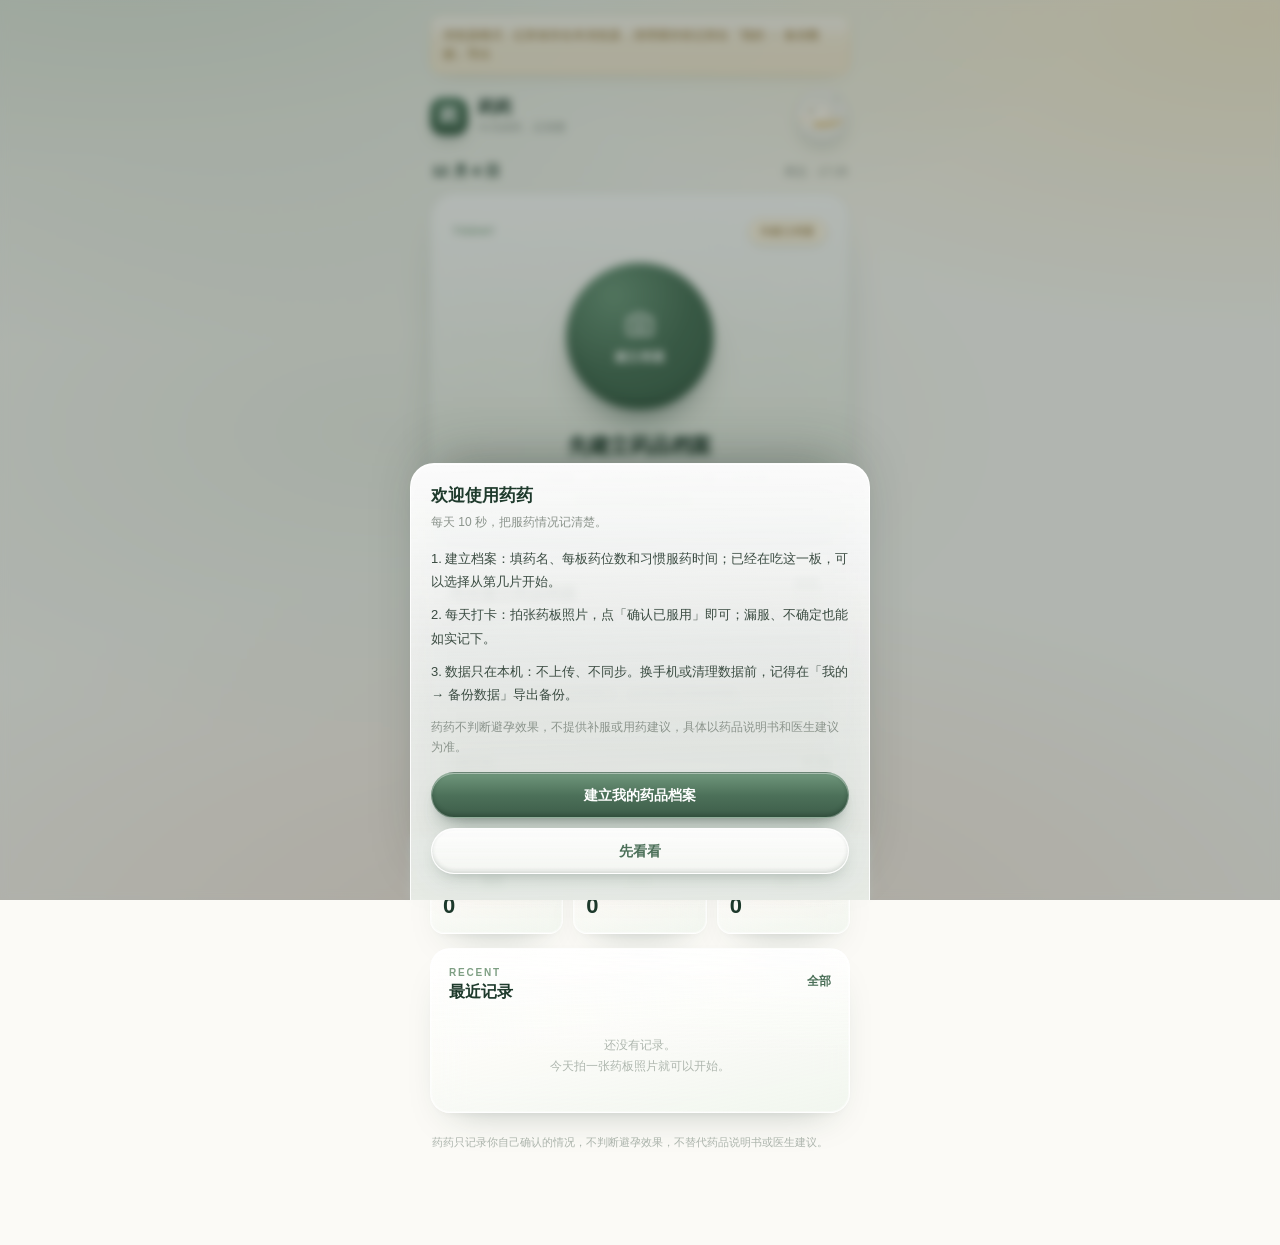
<file: index.html>
<!DOCTYPE html>
<html lang="zh-CN">
<head>
<meta charset="UTF-8">
<meta name="viewport" content="width=device-width, initial-scale=1.0, maximum-scale=1.0, user-scalable=no, viewport-fit=cover">
<meta name="theme-color" content="#fbfaf6">
<link rel="icon" href="data:,">
<title>药药 · 今天的药，记清楚</title>
<link rel="stylesheet" href="./assets/style.css">
</head>
<body>
<div class="app">
  <div class="banner" id="previewBanner" hidden>预览模式 · 未在小红书容器内运行，数据不会保存</div>

  <header class="topbar">
    <button class="brand" data-nav="home">
      <span class="logo">药</span>
      <span class="brand-text">
        <span class="brand-name">药药</span>
        <span class="brand-sub">今天的药，记清楚</span>
      </span>
    </button>
    <button class="mascot state-pending" data-nav="profile" id="mascotBtn" aria-label="我的">
      <svg class="mascot-svg scene-taken" viewBox="8 0 48 48" aria-hidden="true">
        <path d="M32 6l1.4 3.4L37 11l-3.6 1.6L32 16l-1.4-3.4L27 11l3.6-1.6z" fill="#E3C98F"/>
        <path d="M29 11 15 35M35 11 49 35" stroke="#CBB48A" stroke-width="1" stroke-linecap="round"/>
        <path d="M12 35c3 11 37 11 40 0-6 6-34 6-40 0z" fill="#E7C983"/>
        <ellipse cx="32" cy="31" rx="7.5" ry="8" fill="#FFF9F0"/>
        <ellipse cx="26.5" cy="37" rx="2.6" ry="2" fill="#F3E5D3"/>
        <ellipse cx="37.5" cy="37" rx="2.6" ry="2" fill="#F3E5D3"/>
        <ellipse cx="27.5" cy="17.5" rx="2.9" ry="7.4" transform="rotate(-10 27.5 17.5)" fill="#FFF9F0"/>
        <ellipse cx="36.5" cy="17.5" rx="2.9" ry="7.4" transform="rotate(10 36.5 17.5)" fill="#FFF9F0"/>
        <ellipse cx="27.5" cy="18.5" rx="1.3" ry="4.6" transform="rotate(-10 27.5 18.5)" fill="#EFCDC0"/>
        <ellipse cx="36.5" cy="18.5" rx="1.3" ry="4.6" transform="rotate(10 36.5 18.5)" fill="#EFCDC0"/>
        <circle cx="32" cy="25" r="7" fill="#FFF9F0"/>
        <path d="M28.4 24.6c.7.9 1.7.9 2.4 0M33.2 24.6c.7.9 1.7.9 2.4 0" stroke="#46604F" stroke-width="1.1" stroke-linecap="round" fill="none"/>
        <circle cx="27" cy="27.6" r="1.5" fill="#EAB9A6" opacity=".55"/>
        <circle cx="37" cy="27.6" r="1.5" fill="#EAB9A6" opacity=".55"/>
        <circle cx="32" cy="27" r=".8" fill="#D9A08E"/>
        <path d="M26 28 17 35M38 28 47 35" stroke="#FFF9F0" stroke-width="2.4" stroke-linecap="round"/>
      </svg>
      <svg class="mascot-svg scene-pending" viewBox="12 12 44 44" aria-hidden="true">
        <circle cx="42" cy="29" r="13" fill="#E7C983"/>
        <circle cx="42" cy="29" r="13" fill="none" stroke="#D2AF6B" stroke-width=".8" opacity=".5"/>
        <circle cx="38" cy="24" r="2" fill="#D2AF6B" opacity=".5"/>
        <circle cx="46" cy="33" r="1.4" fill="#D2AF6B" opacity=".5"/>
        <circle cx="33" cy="23" r="5" fill="#F8EFD9"/>
        <ellipse cx="24" cy="43" rx="8.5" ry="9" fill="#FFF9F0"/>
        <ellipse cx="19" cy="28" rx="3" ry="8" transform="rotate(-14 19 28)" fill="#FFF9F0"/>
        <ellipse cx="28" cy="26" rx="3" ry="8" transform="rotate(8 28 26)" fill="#FFF9F0"/>
        <ellipse cx="19" cy="29" rx="1.3" ry="5" transform="rotate(-14 19 29)" fill="#EFCDC0"/>
        <ellipse cx="28" cy="27" rx="1.3" ry="5" transform="rotate(8 28 27)" fill="#EFCDC0"/>
        <circle cx="24" cy="36" r="7.5" fill="#FFF9F0"/>
        <circle cx="21.5" cy="35" r="1" fill="#46604F"/>
        <circle cx="27" cy="34.5" r="1" fill="#46604F"/>
        <circle cx="24.5" cy="38" r=".8" fill="#D9A08E"/>
        <circle cx="20" cy="39" r="1.5" fill="#EAB9A6" opacity=".55"/>
        <circle cx="28" cy="38.6" r="1.5" fill="#EAB9A6" opacity=".55"/>
        <path d="M29 40 34 36M30 44 35 41" stroke="#FFF9F0" stroke-width="2.6" stroke-linecap="round"/>
        <ellipse cx="20" cy="51" rx="3" ry="2" fill="#F3E5D3"/>
        <ellipse cx="28" cy="51" rx="3" ry="2" fill="#F3E5D3"/>
        <circle cx="38" cy="43" r="1" fill="#D2AF6B"/>
        <circle cx="41" cy="47" r=".8" fill="#D2AF6B"/>
      </svg>
      <svg class="mascot-svg scene-missed" viewBox="8 16 48 48" aria-hidden="true">
        <path d="M10 44c4 10 40 10 44 0-6 5-38 5-44 0z" fill="#E5C37E"/>
        <ellipse cx="34" cy="38" rx="14" ry="7.5" fill="#FFF9F0"/>
        <circle cx="46" cy="35" r="7" fill="#FFF9F0"/>
        <ellipse cx="41.5" cy="27.5" rx="2.8" ry="7" transform="rotate(52 41.5 27.5)" fill="#FFF9F0"/>
        <ellipse cx="49.5" cy="28.5" rx="2.8" ry="7" transform="rotate(-38 49.5 28.5)" fill="#FFF9F0"/>
        <ellipse cx="42" cy="28" rx="1.2" ry="4.3" transform="rotate(52 42 28)" fill="#EFCDC0"/>
        <ellipse cx="49" cy="29" rx="1.2" ry="4.3" transform="rotate(-38 49 29)" fill="#EFCDC0"/>
        <path d="M43 35.5h2M47 35.2h2" stroke="#46604F" stroke-width="1" stroke-linecap="round"/>
        <path d="M45 38.5h2.4" stroke="#D9A08E" stroke-width=".9" stroke-linecap="round"/>
        <circle cx="42.5" cy="37.5" r="1.4" fill="#EAB9A6" opacity=".5"/>
        <circle cx="49.5" cy="37" r="1.4" fill="#EAB9A6" opacity=".5"/>
        <circle cx="21" cy="38" r="2.6" fill="#F3E5D3"/>
        <path d="M54 25c1.5 2 2.2 3 2.2 4a2.2 2.2 0 1 1-4.4 0c0-1 .7-2 2.2-4z" fill="#D9A08E" opacity=".65"/>
      </svg>
      <svg class="mascot-svg scene-break" viewBox="6 12 52 52" aria-hidden="true">
        <path d="M8 50c4-2 8-2 12 0s8 2 12 0 8-2 12 0 8 2 12 0" stroke="#CBDDD6" stroke-width="1.4" fill="none" stroke-linecap="round"/>
        <path d="M12 55c4-2 8-2 12 0s8 2 12 0 8-2 12 0" stroke="#CBDDD6" stroke-width="1.2" fill="none" stroke-linecap="round" opacity=".7"/>
        <path d="M12 43c4 10 36 10 40 0-6 5-34 5-40 0z" fill="#E7C983"/>
        <ellipse cx="30" cy="36" rx="7" ry="7.5" fill="#FFF9F0"/>
        <ellipse cx="26" cy="24" rx="2.8" ry="7" transform="rotate(-8 26 24)" fill="#FFF9F0"/>
        <ellipse cx="34" cy="23.5" rx="2.8" ry="7" transform="rotate(8 34 23.5)" fill="#FFF9F0"/>
        <ellipse cx="26" cy="25" rx="1.2" ry="4.4" transform="rotate(-8 26 25)" fill="#EFCDC0"/>
        <ellipse cx="34" cy="24.5" rx="1.2" ry="4.4" transform="rotate(8 34 24.5)" fill="#EFCDC0"/>
        <circle cx="30" cy="33" r="7" fill="#FFF9F0"/>
        <path d="M26.5 32.5c.6.8 1.5.8 2.1 0M31.4 32.5c.6.8 1.5.8 2.1 0" stroke="#46604F" stroke-width="1" stroke-linecap="round" fill="none"/>
        <circle cx="25.5" cy="35.5" r="1.3" fill="#EAB9A6" opacity=".55"/>
        <circle cx="34.5" cy="35.5" r="1.3" fill="#EAB9A6" opacity=".55"/>
        <circle cx="30" cy="35" r=".7" fill="#D9A08E"/>
        <path d="M35 38 46 50" stroke="#CBB48A" stroke-width="1.6" stroke-linecap="round"/>
        <ellipse cx="47.5" cy="51.5" rx="3" ry="1.8" transform="rotate(42 47.5 51.5)" fill="#E3C98F"/>
        <path d="M33 37 38 40" stroke="#FFF9F0" stroke-width="2.4" stroke-linecap="round"/>
      </svg>
      <svg class="mascot-svg scene-paused" viewBox="8 10 48 48" aria-hidden="true">
        <ellipse cx="27" cy="41" rx="7.5" ry="8" fill="#FFF9F0"/>
        <ellipse cx="23" cy="20" rx="2.9" ry="7.2" transform="rotate(-10 23 20)" fill="#FFF9F0"/>
        <ellipse cx="31" cy="19.5" rx="2.9" ry="7.2" transform="rotate(8 31 19.5)" fill="#FFF9F0"/>
        <ellipse cx="23" cy="21" rx="1.2" ry="4.5" transform="rotate(-10 23 21)" fill="#EFCDC0"/>
        <ellipse cx="31" cy="20.5" rx="1.2" ry="4.5" transform="rotate(8 31 20.5)" fill="#EFCDC0"/>
        <circle cx="27" cy="30" r="7" fill="#FFF9F0"/>
        <circle cx="24.5" cy="30" r="1" fill="#46604F"/>
        <circle cx="29.5" cy="30" r="1" fill="#46604F"/>
        <circle cx="27" cy="32.5" r=".8" fill="#D9A08E"/>
        <circle cx="23" cy="32.5" r="1.4" fill="#EAB9A6" opacity=".55"/>
        <circle cx="31" cy="32.5" r="1.4" fill="#EAB9A6" opacity=".55"/>
        <ellipse cx="24" cy="48" rx="3" ry="1.8" fill="#F3E5D3"/>
        <ellipse cx="30" cy="48" rx="3" ry="1.8" fill="#F3E5D3"/>
        <path d="M32 35 37 38" stroke="#FFF9F0" stroke-width="2.4" stroke-linecap="round"/>
        <path d="M39 42 37 34" stroke="#CBB48A" stroke-width="1.6" stroke-linecap="round"/>
        <rect x="37" y="24" width="16" height="13" rx="3" fill="#DCE9EF" stroke="#B9CFDC" stroke-width="1"/>
        <text x="45" y="33.5" text-anchor="middle" font-size="8" font-weight="700" fill="#4A6B80" font-family="sans-serif">停</text>
      </svg>
      <svg class="mascot-svg scene-uncertain" viewBox="14 10 44 44" aria-hidden="true">
        <circle cx="40" cy="34" r="13" fill="#E7C983"/>
        <circle cx="36" cy="29" r="2" fill="#D2AF6B" opacity=".5"/>
        <ellipse cx="24" cy="30" rx="2.9" ry="7" transform="rotate(-16 24 30)" fill="#FFF9F0"/>
        <ellipse cx="32" cy="29" rx="2.9" ry="7" transform="rotate(10 32 29)" fill="#FFF9F0"/>
        <ellipse cx="24" cy="31" rx="1.2" ry="4.4" transform="rotate(-16 24 31)" fill="#EFCDC0"/>
        <ellipse cx="32" cy="30" rx="1.2" ry="4.4" transform="rotate(10 32 30)" fill="#EFCDC0"/>
        <circle cx="27" cy="39" r="8" fill="#FFF9F0"/>
        <circle cx="24" cy="38" r="1" fill="#46604F"/>
        <circle cx="30" cy="38" r="1" fill="#46604F"/>
        <circle cx="27" cy="41" r=".8" fill="#D9A08E"/>
        <circle cx="22" cy="41.5" r="1.4" fill="#EAB9A6" opacity=".55"/>
        <circle cx="32" cy="41.5" r="1.4" fill="#EAB9A6" opacity=".55"/>
        <circle cx="48" cy="18" r="6" fill="#F5DCE8"/>
        <text x="48" y="21.5" text-anchor="middle" font-size="8" font-weight="700" fill="#96506F" font-family="sans-serif">?</text>
      </svg>
      <svg class="mascot-svg scene-empty" viewBox="8 14 48 48" aria-hidden="true">
        <path d="M12 40c4 10 36 10 40 0-6 5-34 5-40 0z" fill="#E5C37E"/>
        <ellipse cx="30" cy="35" rx="10" ry="6.5" fill="#FFF9F0"/>
        <circle cx="22" cy="33" r="6.2" fill="#FFF9F0"/>
        <ellipse cx="16" cy="38" rx="2.6" ry="6.5" transform="rotate(72 16 38)" fill="#FFF9F0"/>
        <ellipse cx="19" cy="45" rx="2.6" ry="6" transform="rotate(88 19 45)" fill="#FFF9F0"/>
        <path d="M20 33h2M24 33h2" stroke="#46604F" stroke-width=".9" stroke-linecap="round"/>
        <circle cx="21" cy="35.5" r="1.2" fill="#EAB9A6" opacity=".5"/>
        <circle cx="39" cy="36" r="2.4" fill="#F3E5D3"/>
        <text x="43" y="25" font-size="7" font-weight="700" fill="#AEB6AE" font-family="sans-serif">z</text>
        <text x="48" y="20" font-size="5.5" font-weight="700" fill="#AEB6AE" font-family="sans-serif">z</text>
      </svg>
    </button>
  </header>

  <main class="main">
    <!-- ==================== 首页 ==================== -->
    <section class="page is-active" data-page="home">
      <div class="date-row">
        <div class="date-main" id="homeDate">--</div>
        <div class="date-sub" id="homeWeek">--</div>
      </div>

      <div class="dev-panel" id="devPanel" hidden>
        <div class="dev-head"><span>开发者模式</span><span id="devHint">虚拟今天</span></div>
        <div class="dev-date-row">
          <button class="dev-arrow" data-action="dev-prev" aria-label="前一天">‹</button>
          <div class="dev-date" id="devDateText">--</div>
          <button class="dev-arrow" data-action="dev-next" aria-label="后一天">›</button>
        </div>
        <div class="dev-btns">
          <button class="dev-btn is-taken" data-action="dev-add" data-status="taken">已服</button>
          <button class="dev-btn is-not" data-action="dev-add" data-status="not_taken">未服</button>
          <button class="dev-btn is-uncertain" data-action="dev-add" data-status="uncertain">不确定</button>
        </div>
        <div class="dev-foot">
          <button class="link-btn" data-action="dev-today">回到今天</button>
          <button class="link-btn" data-action="dev-open">打开当天</button>
          <button class="link-btn" data-action="dev-clear">清空当天</button>
        </div>
      </div>

      <div class="notice amber" id="loadErrorNotice" hidden>
        <strong>本机记录读取失败</strong>
        可能是存储暂时不可用，可以稍后重试。
        <button class="link-btn" data-action="retry-load">重试读取</button>
      </div>

      <div class="today-card today-hero is-empty" id="todayCard">
        <div class="hero-top">
          <span class="eyebrow">TODAY</span>
          <span class="status" id="todayStatus">尚未记录</span>
        </div>
        <div class="shutter-wrap">
          <span class="shutter-ring r1"></span>
          <span class="shutter-ring r2"></span>
          <button class="shutter" data-action="start-checkin" id="captureBtn" aria-label="拍照记录">
            <svg class="shutter-ico ico-camera" viewBox="0 0 24 24" aria-hidden="true">
              <path d="M9.2 4.5 8 6.6H5.4A1.9 1.9 0 0 0 3.5 8.5v8.6a1.9 1.9 0 0 0 1.9 1.9h13.2a1.9 1.9 0 0 0 1.9-1.9V8.5a1.9 1.9 0 0 0-1.9-1.9H16L14.8 4.5H9.2Z"></path>
              <circle cx="12" cy="12.6" r="3.2"></circle>
            </svg>
            <svg class="shutter-ico ico-pause" viewBox="0 0 24 24" aria-hidden="true">
              <rect x="8" y="5.5" width="3.2" height="13" rx="1.6"></rect>
              <rect x="12.8" y="5.5" width="3.2" height="13" rx="1.6"></rect>
            </svg>
            <span class="shutter-label" id="captureLabel">点一下拍照</span>
          </button>
        </div>
        <h1 id="todayTitle">今天还没有记录</h1>
        <p class="lead" id="todayLead">拍一张药板照片，再由你确认今天的服药情况。</p>
        <div class="today-reminders" id="todayReminders" hidden></div>
        <div class="hero-foot" id="heroFoot" hidden>
          <button class="link-btn hero-secondary" data-action="view-today" id="todaySecondary" hidden>查看今天的记录</button>
          <div class="record-switch" id="recordSwitch" hidden>
            <button class="rs-opt" data-action="open-pause" id="pauseOpt">停止记录</button>
            <button class="rs-opt is-on" data-action="open-resume" id="resumeOpt">继续记录</button>
          </div>
        </div>
      </div>

      <section class="card med-card">
        <div class="card-head">
          <div>
            <span class="eyebrow">MEDICATION</span>
            <h2 id="medNameText">尚未建立药品档案</h2>
            <p class="muted" id="medMetaText">建立档案后，才能开始每日记录</p>
          </div>
          <button class="btn tiny ghost" data-action="open-med" id="medEditBtn">管理</button>
        </div>
        <div class="pack-badge" id="packBadgeRow">
          <span id="packBadge">第 1 板 · 21 片</span>
          <span id="packHint">点药片查看当天</span>
        </div>
        <div class="blister-pack" id="blisterGrid"></div>
        <div class="blister-legend" id="blisterLegend">
          <span><i class="dot pending"></i>待服</span>
          <span><i class="dot taken"></i>已服</span>
          <span><i class="dot missed"></i>漏服</span>
          <span><i class="dot pink"></i>不确定</span>
          <span><i class="dot breakday"></i>无需服药</span>
          <span id="unrecordedLegend" hidden><i class="dot unrecorded"></i>之前未记录</span>
        </div>
        <div class="break-wrap" id="breakWrap" hidden>
          <div class="break-head"><span>停药期 · 7 天</span><span>无需服药</span></div>
          <div class="break-row" id="breakRow"></div>
        </div>
        <div class="progress-top"><span>本板已服</span><span id="blisterProgress">0 / 21</span></div>
        <div class="progress"><b id="blisterBar" style="width:0%"></b></div>
        <div class="med-foot">
          <span class="muted" id="medNextTime">--</span>
          <button class="link-btn" data-action="new-blister">换新板</button>
        </div>
      </section>

      <section class="stats">
        <div class="stat">
          <div class="stat-label">记录天数</div>
          <div class="stat-value" id="statDays">0</div>
        </div>
        <div class="stat">
          <div class="stat-label">已确认服用</div>
          <div class="stat-value" id="statTaken">0</div>
        </div>
        <div class="stat">
          <div class="stat-label">不确定</div>
          <div class="stat-value" id="statUncertain">0</div>
        </div>
      </section>

      <section class="card">
        <div class="card-head">
          <div>
            <span class="eyebrow">RECENT</span>
            <h2>最近记录</h2>
          </div>
          <button class="link-btn" data-nav="calendar">全部</button>
        </div>
        <div class="record-list" id="recentList"></div>
      </section>

      <p class="foot-note">药药只记录你自己确认的情况，不判断避孕效果，不替代药品说明书或医生建议。</p>
    </section>

    <!-- ==================== 每日拍照 ==================== -->
    <section class="page" data-page="checkin">
      <div class="page-head">
        <button class="link-btn" data-nav="home">‹ 返回首页</button>
        <span class="eyebrow">CHECK IN</span>
        <h1>每日打卡</h1>
        <p class="lead">拍一张药板照片，或直接记录今天的服药情况和身体状况。</p>
      </div>

      <section class="card" id="captureStep">
        <div class="guide">
          <div class="guide-item">
            <span class="guide-num">1</span>
            <div><strong>药板放平</strong><p>浅色桌面，整板完整入镜，不要裁掉边角。</p></div>
          </div>
          <div class="guide-item">
            <span class="guide-num">2</span>
            <div><strong>光线均匀</strong><p>自然光或室内顶光，避免一半亮一半暗。</p></div>
          </div>
          <div class="guide-item">
            <span class="guide-num">3</span>
            <div><strong>避开反光</strong><p>铝箔反光会挡住药位，稍微换个角度再拍。</p></div>
          </div>
        </div>

        <div class="shot-frame" data-action="open-camera">
          <span class="corner tl"></span>
          <span class="corner tr"></span>
          <span class="corner bl"></span>
          <span class="corner br"></span>
          <div class="frame-inner">
            <svg class="blister-guide" viewBox="0 0 260 124" role="img" aria-label="21 片 U 形药板对齐示意">
              <rect x="4" y="4" width="252" height="116" rx="18" class="guide-board"></rect>
              <path d="M18 24H242V100H18" class="guide-u"></path>
              <g class="guide-pills">
                <circle cx="18" cy="24" r="8"></circle><circle cx="43" cy="24" r="8"></circle>
                <circle cx="68" cy="24" r="8"></circle><circle cx="93" cy="24" r="8"></circle>
                <circle cx="118" cy="24" r="8"></circle><circle cx="143" cy="24" r="8"></circle>
                <circle cx="168" cy="24" r="8"></circle><circle cx="193" cy="24" r="8"></circle>
                <circle cx="218" cy="24" r="8"></circle><circle cx="242" cy="24" r="8"></circle>
                <circle cx="242" cy="62" r="8"></circle>
                <circle cx="18" cy="100" r="8"></circle><circle cx="43" cy="100" r="8"></circle>
                <circle cx="68" cy="100" r="8"></circle><circle cx="93" cy="100" r="8"></circle>
                <circle cx="118" cy="100" r="8"></circle><circle cx="143" cy="100" r="8"></circle>
                <circle cx="168" cy="100" r="8"></circle><circle cx="193" cy="100" r="8"></circle>
                <circle cx="218" cy="100" r="8"></circle><circle cx="242" cy="100" r="8"></circle>
              </g>
              <text x="118" y="67" text-anchor="middle" class="guide-text">21 片 U 形药板</text>
            </svg>
            <strong>把药板放平，对齐这个形状</strong>
            <p>21 个药位完整入镜 · 点击直接打开后置相机</p>
          </div>
        </div>

        <div class="btn-row">
          <button class="btn primary" data-action="open-camera">拍照</button>
          <button class="btn ghost" data-action="open-album">从相册选择</button>
        </div>
        <button class="link-btn block-link" id="lastPhotoBtn" data-action="view-last-photo" hidden>查看上次拍摄的照片</button>
        <button class="link-btn block-link" data-action="skip-photo">不拍照，只记录身体状况</button>
        <p class="help">照片只写入这台设备的药药沙箱，不会上传。</p>
      </section>

      <section class="card" id="previewStep" hidden>
        <div class="card-head">
          <div>
            <span class="eyebrow">PREVIEW</span>
            <h2 id="previewTitle">照片预览</h2>
          </div>
          <span class="quality-badge" id="qualityBadge">检查中</span>
        </div>
        <div class="preview-shot" id="previewShot">
          <img id="photoPreview" alt="药板照片" hidden>
        </div>
        <div class="quality-card" id="qualityCard">
          <div class="quality-top">
            <strong id="qualityLabel">照片质量检查</strong>
            <span id="qualityScore">--</span>
          </div>
          <div class="progress"><b id="qualityBar" style="width:0%"></b></div>
          <ul class="issue-list" id="qualityIssues"></ul>
          <p class="help" id="qualityHint">正在分析亮度、对比度和清晰度。</p>
        </div>
        <div class="body-block">
          <span class="eyebrow">BODY</span>
          <h2>今天的身体状态</h2>
          <p class="help">默认为良好。有不适可以多选，方便以后回看和就医时参考。</p>
          <div class="body-chips" id="bodyChips">
            <button class="body-chip is-on" data-action="body-pick" data-body="good">良好</button>
            <button class="body-chip" data-action="body-pick" data-body="痛经">痛经</button>
            <button class="body-chip" data-action="body-pick" data-body="出血">出血</button>
            <button class="body-chip" data-action="body-pick" data-body="恶心">恶心</button>
            <button class="body-chip" data-action="body-pick" data-body="其他">其他</button>
          </div>
          <div class="field" id="bodyOtherWrap" hidden>
            <label for="bodyOther">补充说明</label>
            <input id="bodyOther" type="text" maxlength="40" placeholder="例如：头晕、乳房胀痛">
          </div>
        </div>
        <div class="btn-row">
          <button class="btn ghost" data-action="retake" id="retakeBtn">重新拍摄</button>
          <button class="btn primary" data-action="confirm-taken">确认已服用</button>
        </div>
        <div class="secondary-row">
          <button class="link-btn" data-action="confirm-not-taken">尚未服用</button>
          <button class="link-btn" data-action="confirm-uncertain">我不确定</button>
        </div>
        <button class="link-btn block-link" data-action="confirm-photo" id="markPillsBtn">对照药板逐格标记（可选）</button>
        <p class="help">确认后会记下当前时间，照片只作为当天凭证保存在本机，不会上传。</p>
      </section>

      <p class="foot-note">药药不提供补服建议、剂量调整或效果判断，具体用法请以药品说明书为准。</p>
    </section>

    <!-- ==================== 识别结果 ==================== -->
    <section class="page" data-page="result">
      <div class="page-head">
        <button class="link-btn" data-action="back-checkin">‹ 回到照片预览</button>
        <span class="eyebrow">COMPARE</span>
        <h1>对照药板</h1>
        <p class="lead">这一步是可选的。对照照片逐格标记药位外观，方便以后回看。</p>
      </div>

      <section class="card">
        <div class="result-shot">
          <img id="resultPhoto" alt="本次药板照片">
          <div class="pill-overlay" id="pillOverlay"></div>
        </div>
        <div class="legend legend-tight">
          <span><i class="dot filled"></i>有药</span>
          <span><i class="dot empty"></i>空位</span>
          <span><i class="dot unknown"></i>看不清</span>
          <span><i class="dot changed"></i>有变化</span>
        </div>
        <p class="help" id="resultHint">网格按 7 列等分照片，只用于定位；点药位可放大局部并标记。</p>
      </section>

      <section class="card">
        <div class="card-head">
          <div>
            <span class="eyebrow">MARKS</span>
            <h2>标记概况</h2>
            <p class="muted" id="resultMarks">已标记 0 / 21</p>
          </div>
          <span class="status" id="changedPill">变化 0 格</span>
        </div>
        <div class="summary-chips" id="summaryChips"></div>
        <div class="progress-top"><span>标记完整度</span><span id="completeText">0%</span></div>
        <div class="progress"><b id="completeBar" style="width:0%"></b></div>
        <div class="notice amber" id="resultNotice" hidden></div>
        <div class="notice plain" id="resultCompare" hidden></div>
      </section>

      <section class="card confirm-card">
        <span class="eyebrow">CONFIRM</span>
        <h2>今天实际服药了吗</h2>
        <p class="help">药位外观变化只说明药板有变化，不能证明药片已经服下。请按实际情况选择。</p>
        <div class="confirm-list" id="confirmList">
          <button class="confirm-opt" data-action="choose-status" data-status="taken">
            <span class="opt-ico">✓</span>
            <span class="opt-body"><strong>已按方案服用</strong><span>我确认今天的药已经吃过</span></span>
          </button>
          <button class="confirm-opt" data-action="choose-status" data-status="not_taken">
            <span class="opt-ico">—</span>
            <span class="opt-body"><strong>尚未服用</strong><span>今天还没有吃，先如实记下来</span></span>
          </button>
          <button class="confirm-opt" data-action="choose-status" data-status="uncertain">
            <span class="opt-ico">?</span>
            <span class="opt-body"><strong>我不确定</strong><span>记不清是否吃过，保留不确定状态</span></span>
          </button>
        </div>
        <button class="btn primary block" data-action="save-record" id="saveRecordBtn">保存这一天的记录</button>
      </section>

      <p class="foot-note">「空位」只表示药位外观与上次记录不同，不代表你已经服药。药药不判断避孕效果，也不提供补服建议。</p>
    </section>

    <!-- ==================== 日历 ==================== -->
    <section class="page" data-page="calendar">
      <div class="page-head">
        <span class="eyebrow">HISTORY</span>
        <h1>记录日历</h1>
        <p class="lead">点日期查看当天的照片、药位标记和确认结果。</p>
      </div>

      <section class="card calendar-card">
        <div class="cal-head">
          <button class="cal-nav" data-action="prev-month" aria-label="上个月">‹</button>
          <div class="cal-title-wrap">
            <strong id="calTitle">--</strong>
            <span id="calRange">--</span>
          </div>
          <button class="cal-nav" data-action="next-month" aria-label="下个月">›</button>
        </div>
        <div class="cal-grid" id="calGrid"></div>
        <div class="legend calendar-legend">
          <span><i class="dot taken"></i>已服</span>
          <span><i class="dot pending"></i>待服</span>
          <span><i class="dot missed"></i>漏服</span>
          <span><i class="dot pink"></i>不确定</span>
          <span><i class="dot breakday"></i>停药</span>
          <span><i class="dot none"></i>未记录</span>
        </div>
      </section>

      <section class="card">
        <div class="card-head">
          <h2>记录总览</h2>
          <button class="link-btn" data-action="goto-today">回到今天</button>
        </div>
        <div class="metric-grid" id="recordOverview"></div>
        <div class="month-summary" id="monthSummary"></div>
      </section>

      <section class="card">
        <div class="card-head">
          <h2>月度趋势</h2>
          <span class="card-side" id="chartYear">--</span>
        </div>
        <div class="chart-legend">
          <span><i class="dot taken"></i>已服</span>
          <span><i class="dot missed"></i>漏服</span>
          <span><i class="dot pink"></i>不确定</span>
        </div>
        <div class="month-chart" id="monthChart"></div>
        <div class="subsection-head">按年份统计</div>
        <div class="year-chart" id="yearChart"></div>
      </section>

      <section class="card">
        <div class="card-head"><h2>身体状态与不良反应</h2></div>
        <div class="metric-grid metric-grid-three" id="bodyOverview"></div>
        <div class="subsection-head">按不良反应类型</div>
        <div class="reaction-chart" id="reactionChart"></div>
      </section>

      <section class="card">
        <div class="card-head"><h2>按服药周期</h2></div>
        <div id="cycleSummary"></div>
        <div class="cycle-list" id="cycleStats"></div>
      </section>

      <p class="foot-note">日历展示当前月及前后各 15 天。同一板药的有效服药日用连续色块串联；统计排除停药期和手动停药日，身体状态单独统计。</p>
    </section>

    <!-- ==================== 历史详情 ==================== -->
    <section class="page" data-page="day">
      <div class="page-head">
        <button class="link-btn" data-action="back-calendar">‹ 回到日历</button>
        <h1 id="dayTitle">--</h1>
        <p class="lead" id="daySub">--</p>
      </div>

      <div class="day-meta" id="dayMeta"></div>

      <section class="card">
        <div class="day-shot" id="dayShot"></div>
        <div class="pill-readonly" id="dayPills"></div>
        <div class="legend legend-tight" id="dayLegend"></div>
        <button class="btn ghost block" data-action="day-photo" id="dayPhotoBtn" hidden>查看当日照片</button>
        <div class="btn-row" id="dayActions" hidden>
          <button class="btn primary" data-action="day-retake">重新拍照记录</button>
        </div>
      </section>

      <section class="card">
        <span class="eyebrow">BODY</span>
        <h2>当日身体状况</h2>
        <div class="body-tags" id="dayBody"></div>
      </section>

      <section class="card" id="dayConfirmCard">
        <span class="eyebrow">CONFIRM</span>
        <h2>确认这一天</h2>
        <p class="help">点一下就保存，服药时间按记录时间自动生成，不需要手动填写。</p>
        <div class="choice" id="dayChoice">
          <button data-action="day-status" data-status="taken">已按方案服用</button>
          <button data-action="day-status" data-status="not_taken">尚未服用</button>
          <button data-action="day-status" data-status="uncertain">我不确定</button>
        </div>
      </section>

      <p class="foot-note">修改历史只影响确认状态，不会改动已经保存的照片与药位标记。</p>
    </section>

    <!-- ==================== 我的 ==================== -->
    <section class="page" data-page="profile">
      <div class="page-head">
        <span class="eyebrow">PROFILE</span>
        <h1>我的</h1>
        <p class="lead">药品档案、提醒和数据都只保存在这台设备。</p>
      </div>

      <div class="profile-card">
        <span class="profile-ico">药</span>
        <div>
          <strong id="profileMedName">尚未建立药品档案</strong>
          <p id="profileMedMeta">建立档案后，才能开始每日记录</p>
        </div>
      </div>

      <section class="card menu-card">
        <div class="menu-title">药品与提醒</div>
        <button class="menu-item" data-action="open-med">
          <span class="menu-ico">药</span>
          <span class="menu-text"><strong>药品管理</strong><span id="menuMedDesc">名称、药位数、服药时间</span></span>
          <span class="menu-arrow">›</span>
        </button>
        <button class="menu-item" data-action="open-leaflet">
          <span class="menu-ico">说</span>
          <span class="menu-text"><strong>说明书</strong><span id="menuLeafletDesc">拍照保存，随时查看</span></span>
          <span class="menu-arrow">›</span>
        </button>
        <button class="menu-item" data-nav="settings">
          <span class="menu-ico">铃</span>
          <span class="menu-text"><strong>提醒管理</strong><span id="menuReminderDesc">打开药药时提示</span></span>
          <span class="menu-arrow">›</span>
        </button>
      </section>

      <section class="card menu-card">
        <div class="menu-title">数据</div>
        <button class="menu-item" data-action="export-data">
          <span class="menu-ico">图</span>
          <span class="menu-text"><strong>数据导出</strong><span>生成近 7 天记录图片，保存到相册</span></span>
          <span class="menu-arrow">›</span>
        </button>
        <button class="menu-item" data-action="backup-data">
          <span class="menu-ico">备</span>
          <span class="menu-text"><strong>备份数据</strong><span>复制备份文本，含全部记录与档案（不含照片）</span></span>
          <span class="menu-arrow">›</span>
        </button>
        <button class="menu-item" data-action="import-data">
          <span class="menu-ico">恢</span>
          <span class="menu-text"><strong>恢复数据</strong><span>粘贴备份文本，换机或清理后找回记录</span></span>
          <span class="menu-arrow">›</span>
        </button>
        <button class="menu-item is-danger" data-action="clear-data">
          <span class="menu-ico">删</span>
          <span class="menu-text"><strong>数据删除</strong><span>清除本机全部记录与照片</span></span>
          <span class="menu-arrow">›</span>
        </button>
      </section>

      <section class="card menu-card">
        <div class="menu-title">开发者</div>
        <button class="menu-item" data-action="toggle-dev-mode" id="devModeBtn" aria-pressed="false">
          <span class="menu-ico">测</span>
          <span class="menu-text"><strong>开发者模式</strong><span id="devModeDesc">首页显示日期面板，可连续添加测试记录</span></span>
          <span class="switch" id="devModeSwitch"></span>
        </button>
      </section>

      <section class="card menu-card">
        <div class="menu-title">关于</div>
        <button class="menu-item" data-action="open-privacy">
          <span class="menu-ico">私</span>
          <span class="menu-text"><strong>隐私政策</strong><span>数据如何保存在本机</span></span>
          <span class="menu-arrow">›</span>
        </button>
        <button class="menu-item" data-action="open-about">
          <span class="menu-ico">介</span>
          <span class="menu-text"><strong>产品介绍</strong><span>药药是什么，不做什么</span></span>
          <span class="menu-arrow">›</span>
        </button>
        <button class="menu-item" data-action="open-feedback">
          <span class="menu-ico">议</span>
          <span class="menu-text"><strong>意见反馈</strong><span>记录在本机，不会上传</span></span>
          <span class="menu-arrow">›</span>
        </button>
        <button class="menu-item" data-nav="settings">
          <span class="menu-ico">设</span>
          <span class="menu-text"><strong>设置</strong><span>提醒、数据与版本信息</span></span>
          <span class="menu-arrow">›</span>
        </button>
      </section>

      <p class="foot-note">药药是个人服药记录工具，不提供避孕效果判断、怀孕风险评估、漏服补服方案或用药建议。涉及服药调整，请咨询医生或药师。</p>
    </section>

    <!-- ==================== 药品管理 ==================== -->
    <section class="page" data-page="med">
      <div class="page-head">
        <button class="link-btn" data-action="back-profile">‹ 返回</button>
        <span class="eyebrow">MEDICATION</span>
        <h1>药品管理</h1>
        <p class="lead">这些信息只保存在本机，不会上传，也不会同步到其他设备。</p>
      </div>

      <section class="card">
        <div class="field">
          <label for="medName">药品名称</label>
          <input id="medName" type="text" placeholder="按说明书填写，例如：短效口服药" maxlength="30">
        </div>
        <div class="field-row">
          <div class="field">
            <label for="medSlots">每板药位数</label>
            <select id="medSlots">
              <option value="21">21 格</option>
              <option value="28">28 格</option>
            </select>
          </div>
          <div class="field">
            <label for="medTime">习惯服药时间</label>
            <input id="medTime" type="time" value="21:00">
          </div>
        </div>
        <div class="switch-row">
          <div class="switch-copy">
            <strong>从中途开始记录</strong>
            <p>已经在吃这一板？选择开始日期对应的药片，之前的药位显示为灰色未记录。</p>
          </div>
          <button class="switch" id="medMidwaySwitch" data-action="toggle-med-midway" aria-pressed="false" aria-label="从中途开始记录"></button>
        </div>
        <div class="field" id="medStartPillWrap" hidden>
          <label for="medStartPill">开始日期对应第几片</label>
          <select id="medStartPill"></select>
        </div>
        <div class="switch-row">
          <div class="switch-copy">
            <strong>有 7 天停药期</strong>
            <p>21 片服完后停药 7 天，首页药板下方会显示停药期。连续服药可以关闭。</p>
          </div>
          <button class="switch" id="medBreakSwitch" data-action="toggle-med-break" aria-pressed="true"></button>
        </div>
        <div class="field">
          <label for="medMissed">多久算漏服</label>
          <select id="medMissed">
            <option value="2">超过习惯时间 2 小时</option>
            <option value="4">超过习惯时间 4 小时</option>
            <option value="6">超过习惯时间 6 小时</option>
            <option value="8">超过习惯时间 8 小时</option>
            <option value="12">超过习惯时间 12 小时</option>
            <option value="24">超过习惯时间 24 小时</option>
            <option value="next_day">到第二天才算漏服</option>
          </select>
          <p class="help">超过这里设定的时间还没记录，首页会显示漏服多久。</p>
        </div>
        <div class="field">
          <label for="medNote">备注（可选）</label>
          <textarea id="medNote" rows="2" placeholder="例如：第几板、医生或药师交代的事项" maxlength="80"></textarea>
        </div>
        <button class="btn primary block" data-action="save-med">保存档案</button>
        <p class="help">不同药品的排列和用法可能不同，请以你手里的说明书为准。</p>
      </section>

      <section class="card">
        <div class="card-head">
          <div>
            <span class="eyebrow">LEAFLET</span>
            <h2>说明书照片</h2>
            <p class="muted">拍下来随时查看，可拍多张，也能删除重拍。</p>
          </div>
        </div>
        <div class="leaflet-grid" id="medLeafletGrid"></div>
        <div class="leaflet-empty" id="medLeafletEmpty" hidden>
          <p>还没有说明书照片</p>
          <p class="muted">拍一张说明书，用法用量随时能看。</p>
        </div>
        <div class="btn-row">
          <button class="btn primary" data-action="leaflet-camera">拍照添加</button>
          <button class="btn ghost" data-action="leaflet-album">从相册选择</button>
        </div>
        <p class="help">照片只保存在这台设备，不会上传。</p>
      </section>

      <section class="card">
        <h2>药板进度</h2>
        <p class="muted" id="medBlisterText">第 1 板 · 已服 0 / 21</p>
        <button class="btn ghost block" data-action="new-blister">换到下一板（从今天开始）</button>
        <p class="help">换新板会把板号 +1、本板开始日期改为今天，历史记录与照片不受影响。</p>
      </section>
    </section>

    <!-- ==================== 说明书 ==================== -->
    <section class="page" data-page="leaflet">
      <div class="page-head">
        <button class="link-btn" data-action="back-leaflet">‹ 返回</button>
        <span class="eyebrow">LEAFLET</span>
        <h1>说明书</h1>
        <p class="lead" id="leafletLead">拍照保存药品说明书，关键信息随时能看。</p>
      </div>
      <section class="card">
        <div class="leaflet-grid" id="leafletGrid"></div>
        <div class="leaflet-empty" id="leafletEmpty" hidden>
          <p>还没有说明书照片</p>
          <p class="muted">拍一张说明书，用法用量随时查看，不怕丢。</p>
        </div>
        <div class="btn-row">
          <button class="btn primary" data-action="leaflet-camera">拍照添加</button>
          <button class="btn ghost" data-action="leaflet-album">从相册选择</button>
        </div>
        <p class="help">照片只保存在这台设备，不会上传。点照片可放大查看，点右上角可删除重拍。</p>
      </section>
    </section>

    <!-- ==================== 设置 ==================== -->
    <section class="page" data-page="settings">
      <div class="page-head">
        <button class="link-btn" data-action="back-profile">‹ 返回</button>
        <span class="eyebrow">SETTINGS</span>
        <h1>设置</h1>
        <p class="lead">提醒、数据与版本信息。</p>
      </div>

      <section class="card">
        <div class="switch-row">
          <div class="switch-copy">
            <strong>打开时提示</strong>
            <p>过了服药时间且今天还没记录时，首页会显示提示。</p>
          </div>
          <button class="switch" id="reminderSwitch" data-action="toggle-reminder" aria-pressed="false"></button>
        </div>
        <div class="field">
          <label for="settingsTime">习惯服药时间</label>
          <input id="settingsTime" type="time" value="21:00">
        </div>
        <button class="btn ghost block" data-action="save-settings-time">保存提醒时间</button>
        <p class="help">小红书小工具没有系统通知能力，无法在你没打开时推送提醒。</p>
      </section>

      <section class="card menu-card">
        <div class="menu-title">数据</div>
        <button class="menu-item" data-action="export-data">
          <span class="menu-ico">图</span>
          <span class="menu-text"><strong>数据导出</strong><span>生成近 7 天记录图片</span></span>
          <span class="menu-arrow">›</span>
        </button>
        <button class="menu-item" data-action="backup-data">
          <span class="menu-ico">备</span>
          <span class="menu-text"><strong>备份数据</strong><span>复制备份文本，含全部记录与档案（不含照片）</span></span>
          <span class="menu-arrow">›</span>
        </button>
        <button class="menu-item" data-action="import-data">
          <span class="menu-ico">恢</span>
          <span class="menu-text"><strong>恢复数据</strong><span>粘贴备份文本，换机或清理后找回记录</span></span>
          <span class="menu-arrow">›</span>
        </button>
        <button class="menu-item is-danger" data-action="clear-data">
          <span class="menu-ico">删</span>
          <span class="menu-text"><strong>数据删除</strong><span>清除本机全部记录与照片</span></span>
          <span class="menu-arrow">›</span>
        </button>
      </section>

      <section class="card menu-card">
        <div class="menu-title">关于</div>
        <button class="menu-item" data-action="open-privacy">
          <span class="menu-ico">私</span>
          <span class="menu-text"><strong>隐私政策</strong><span>数据如何保存在本机</span></span>
          <span class="menu-arrow">›</span>
        </button>
        <button class="menu-item" data-action="open-about">
          <span class="menu-ico">介</span>
          <span class="menu-text"><strong>产品介绍</strong><span>药药是什么，不做什么</span></span>
          <span class="menu-arrow">›</span>
        </button>
        <button class="menu-item" data-action="open-feedback">
          <span class="menu-ico">议</span>
          <span class="menu-text"><strong>意见反馈</strong><span>记录在本机，不会上传</span></span>
          <span class="menu-arrow">›</span>
        </button>
      </section>

      <p class="foot-note">药药 V2.1 · 本机存储 · 无云端同步 · 无自动识别</p>
    </section>
  </main>

  <nav class="tabbar">
    <button class="tab is-active" data-nav="home"><span class="tab-ico">⌂</span><span>首页</span></button>
    <button class="tab" data-nav="calendar"><span class="tab-ico">▦</span><span>日历</span></button>
    <button class="tab" data-nav="profile"><span class="tab-ico">☰</span><span>我的</span></button>
  </nav>
</div>

<div class="sheet-mask" id="sheetMask" hidden>
  <div class="sheet" id="sheetBody"></div>
</div>

<div class="loading" id="loadingOverlay">
  <span class="logo">药</span>
  <p>正在读取本机记录…</p>
</div>

<input id="cameraInput" type="file" accept="image/*" capture="environment" hidden>
<input id="albumInput" type="file" accept="image/*" hidden>

<div class="toast" id="toast"></div>
<script src="./assets/app.js?v=2.1.1"></script>
</body>
</html>
</file>
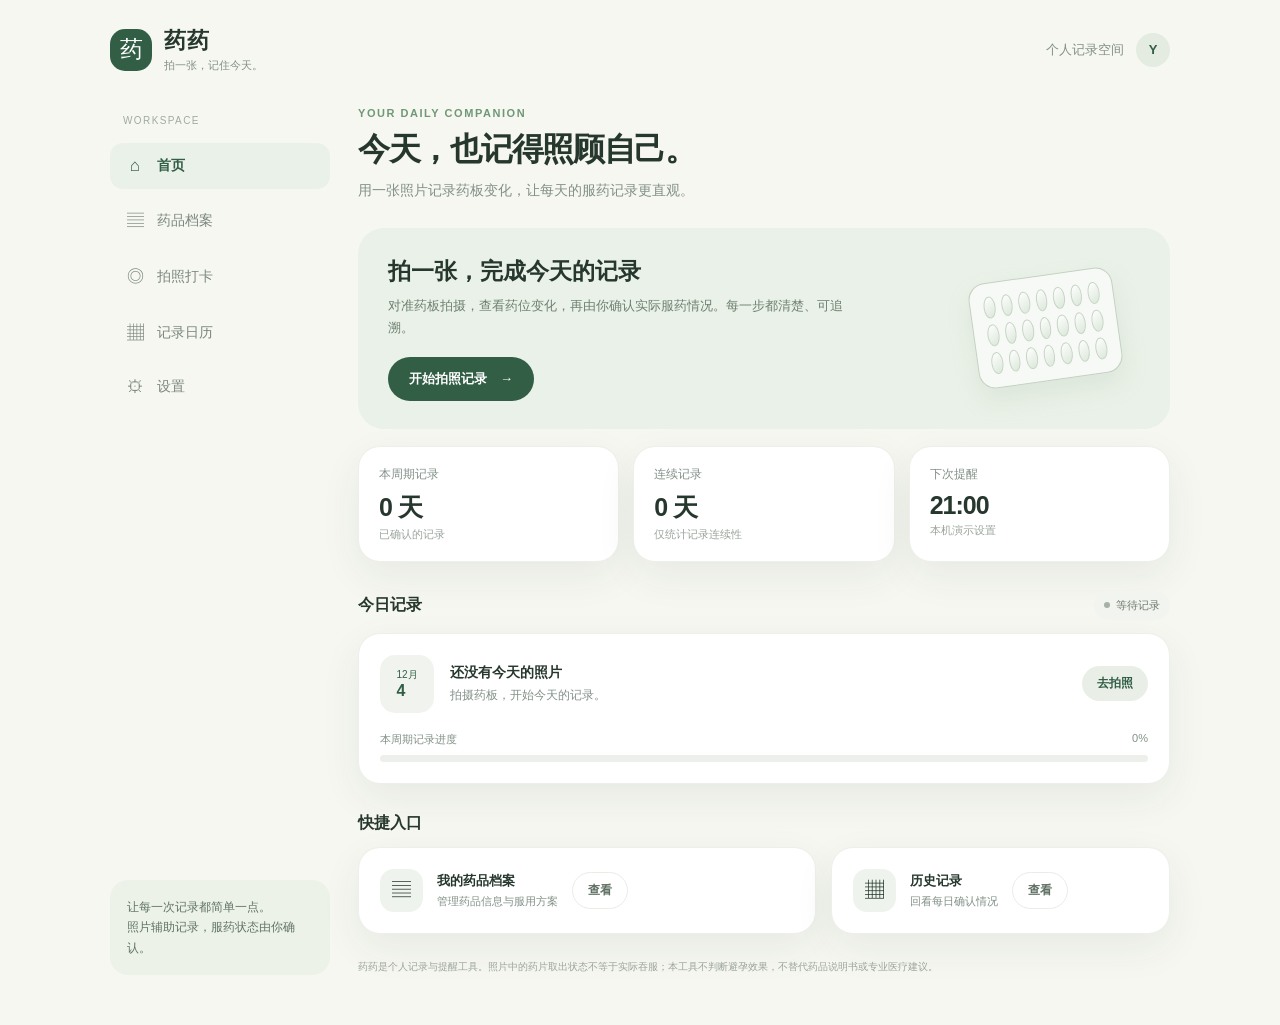
<file: yaoyao_v1(1).html>
<!DOCTYPE html>
<html lang="zh-CN">
<head>
<meta charset="UTF-8">
<meta name="viewport" content="width=device-width, initial-scale=1.0">
<meta name="theme-color" content="#f6f7f1">
<title>药药 · 拍一张，记住今天</title>
<style>
:root{
  --bg:#f6f7f1;--paper:#fff;--ink:#26372d;--muted:#829087;--line:#e9ede6;
  --green:#315e45;--green2:#6f9877;--pale:#eaf1e8;--yellow:#f3e8c9;
  --red:#f7e6e2;--shadow:0 14px 40px rgba(35,57,42,.07);--radius:22px;
}
*{box-sizing:border-box}
body{margin:0;background:var(--bg);color:var(--ink);font-family:Inter,-apple-system,BlinkMacSystemFont,"Segoe UI","PingFang SC","Microsoft YaHei",sans-serif}
button,input,select,textarea{font:inherit}
button{cursor:pointer}
.app{max-width:1120px;margin:auto;min-height:100vh;padding:26px 30px 50px}
.topbar{display:flex;align-items:center;justify-content:space-between;margin-bottom:34px}
.brand{display:flex;align-items:center;gap:12px}
.logo{width:42px;height:42px;border-radius:15px;background:var(--green);color:white;display:grid;place-items:center;font-size:23px}
.brand-name{font-weight:800;font-size:22px;letter-spacing:.03em}
.brand-sub{font-size:11px;color:var(--muted);margin-top:2px}
.top-right{display:flex;align-items:center;gap:12px;color:var(--muted);font-size:13px}
.avatar{width:34px;height:34px;border-radius:50%;background:#e4ece1;display:grid;place-items:center;color:var(--green);font-weight:700}
.layout{display:grid;grid-template-columns:220px minmax(0,1fr);gap:28px}
.sidebar{display:flex;flex-direction:column;gap:7px}
.nav-label{font-size:10px;letter-spacing:.14em;color:#a0aaa1;padding:8px 13px 10px}
.nav{border:0;background:transparent;color:#7a877e;text-align:left;padding:13px 15px;border-radius:13px;display:flex;align-items:center;gap:12px;font-size:14px}
.nav .ico{font-size:17px;width:20px;text-align:center}
.nav.active{background:var(--pale);color:var(--green);font-weight:700}
.side-note{margin-top:auto;background:#edf2e9;border-radius:18px;padding:17px;color:#607464;font-size:12px;line-height:1.7}
.content{min-width:0}
.page{display:none;animation:fade .22s ease}
.page.active{display:block}
@keyframes fade{from{opacity:.3;transform:translateY(5px)}to{opacity:1;transform:none}}
.eyebrow{font-size:11px;letter-spacing:.14em;color:var(--green2);font-weight:800;text-transform:uppercase}
h1{font-size:32px;letter-spacing:-.04em;margin:9px 0 7px}
.lead{color:var(--muted);font-size:14px;line-height:1.7;margin:0}
.hero{margin-top:25px;padding:28px 30px;background:var(--pale);border-radius:26px;display:grid;grid-template-columns:1fr 190px;gap:20px;align-items:center;overflow:hidden;position:relative}
.hero h2{font-size:23px;margin:0 0 8px}
.hero p{color:#6e8171;font-size:13px;line-height:1.7;margin:0;max-width:480px}
.hero-art{height:130px;display:grid;place-items:center;position:relative}
.blister{width:145px;height:106px;border:1px solid #c4d2c1;border-radius:17px;background:rgba(255,255,255,.58);padding:13px;display:grid;grid-template-columns:repeat(7,1fr);gap:6px;transform:rotate(-8deg);box-shadow:0 12px 22px #b9cbb744}
.blister i{border-radius:50%;background:linear-gradient(145deg,#fff,#dbe7d9);border:1px solid #c6d5c4}
.blister i.empty{background:#c5d1c4;box-shadow:inset 0 2px 5px #839685}
.btn{border:0;border-radius:999px;padding:13px 21px;font-size:13px;font-weight:700;transition:.18s}
.btn:hover{transform:translateY(-1px);filter:brightness(.98)}
.btn.primary{background:var(--green);color:white}
.btn.secondary{background:#e9efe7;color:var(--green)}
.btn.ghost{background:transparent;border:1px solid var(--line);color:#607064}
.btn.small{padding:9px 15px;font-size:12px}
.hero .btn{margin-top:18px}
.stats{display:grid;grid-template-columns:repeat(3,1fr);gap:14px;margin-top:17px}
.stat,.card{background:var(--paper);border:1px solid #edf0ea;border-radius:var(--radius);box-shadow:var(--shadow)}
.stat{padding:19px 20px}
.stat-label{font-size:12px;color:var(--muted)}
.stat-value{font-size:25px;font-weight:800;margin:8px 0 3px;letter-spacing:-.04em}
.stat-foot{font-size:11px;color:#9aa49b}
.section-head{display:flex;align-items:center;justify-content:space-between;margin:29px 0 13px}
.section-head h3{font-size:16px;margin:0}
.card{padding:21px}
.today-row{display:flex;align-items:center;gap:16px}
.date-chip{width:54px;height:58px;border-radius:15px;background:#f1f4ee;display:grid;place-items:center;color:var(--green);font-weight:800}
.date-chip span{font-size:10px;display:block;font-weight:500}
.today-info{flex:1}
.today-info strong{font-size:14px}
.today-info p{font-size:12px;color:var(--muted);margin:5px 0 0}
.status{display:inline-flex;align-items:center;gap:6px;border-radius:99px;padding:7px 10px;font-size:11px;background:#f2f4ef;color:#6e7b70}
.status:before{content:"";width:6px;height:6px;border-radius:50%;background:#a6b0a6}
.status.ok{background:#eaf2e8;color:var(--green)}.status.ok:before{background:#6e9877}
.status.warn{background:#f7f0df;color:#987b36}.status.warn:before{background:#c5a34d}
.progress-wrap{margin-top:19px}
.progress-top{display:flex;justify-content:space-between;font-size:11px;color:var(--muted);margin-bottom:8px}
.progress{height:7px;background:#edf0ea;border-radius:20px;overflow:hidden}
.progress b{height:100%;display:block;background:var(--green2);border-radius:20px;transition:width .3s}
.two-col{display:grid;grid-template-columns:1.15fr .85fr;gap:15px}
.quick-card{display:flex;align-items:center;gap:14px}
.quick-icon{width:43px;height:43px;border-radius:14px;background:#eff3ed;display:grid;place-items:center;font-size:19px}
.quick-card strong{font-size:13px}
.quick-card p{font-size:11px;color:var(--muted);margin:4px 0 0}
.page-head{margin-bottom:22px}
.form-grid{display:grid;grid-template-columns:1fr 1fr;gap:16px}
.field{display:flex;flex-direction:column;gap:8px;margin-bottom:15px}
.field label{font-size:12px;color:#68766b;font-weight:650}
.field input,.field select,.field textarea{border:1px solid #e5eae2;background:#fbfcf9;border-radius:12px;padding:12px 13px;outline:none;color:var(--ink);font-size:13px;width:100%}
.field input:focus,.field select:focus,.field textarea:focus{border-color:#8ca991;box-shadow:0 0 0 3px #eaf1e8}
.help{font-size:11px;color:#929e94;line-height:1.6;margin-top:2px}
.notice{background:#f8f4e8;border:1px solid #eee5cb;color:#857447;padding:13px 15px;border-radius:13px;font-size:12px;line-height:1.7;margin:15px 0}
.camera-box{background:#edf2e9;border:1px dashed #b9cbb8;border-radius:20px;min-height:280px;display:grid;place-items:center;text-align:center;padding:18px;overflow:hidden}
.camera-box img{max-width:100%;max-height:390px;object-fit:contain;border-radius:12px}
.camera-empty .cam-icon{font-size:48px;color:#78947b}
.camera-empty p{font-size:13px;color:#728274;line-height:1.7}
.camera-actions{display:flex;gap:10px;flex-wrap:wrap;margin-top:16px}
.review-grid{display:grid;grid-template-columns:1fr 1fr;gap:15px}
.review-image{background:#f0f3ed;border-radius:16px;min-height:220px;display:grid;place-items:center;overflow:hidden;color:#91a092;font-size:12px}
.review-image img{width:100%;max-height:330px;object-fit:contain}
.choice{display:flex;gap:9px;flex-wrap:wrap;margin:14px 0}
.choice button{border:1px solid #e3e9e1;background:white;border-radius:12px;padding:11px 13px;color:#627064;font-size:12px}
.choice button.selected{border-color:#739879;background:#edf4eb;color:var(--green);font-weight:700}
.calendar-head{display:flex;justify-content:space-between;align-items:center;margin-bottom:15px}
.calendar-grid{display:grid;grid-template-columns:repeat(7,1fr);gap:7px}
.calendar-grid div{text-align:center;padding:12px 3px;border-radius:12px;font-size:12px}
.calendar-grid .weekday{color:#9aa49b;font-size:10px}
.calendar-grid .day{background:#f8f9f6;color:#667369;min-height:43px}
.calendar-grid .day.done{background:#e9f1e7;color:#315e45;font-weight:700}
.calendar-grid .day.pending{background:#f7f0df;color:#987b36}
.calendar-grid .day.today{outline:1px solid #78977c}
.record-list{display:flex;flex-direction:column;gap:10px}
.record{display:flex;align-items:center;gap:12px;padding:13px;border:1px solid var(--line);border-radius:14px}
.record-date{font-size:12px;font-weight:700;width:55px}
.record-main{flex:1;font-size:12px;color:#718074}
.record small{display:block;color:#a0aaa1;margin-top:4px}
.empty-state{text-align:center;padding:35px 10px;color:#98a398;font-size:13px}
.settings-row{display:flex;justify-content:space-between;align-items:center;padding:15px 0;border-bottom:1px solid var(--line);font-size:13px}
.settings-row:last-child{border:0}
.switch{width:42px;height:24px;border-radius:20px;background:#dce3da;position:relative;border:0}
.switch:after{content:"";position:absolute;left:3px;top:3px;width:18px;height:18px;background:white;border-radius:50%;transition:.2s}
.switch.on{background:#6e9876}.switch.on:after{left:21px}
.footer-note{font-size:10px;line-height:1.7;color:#9aa49b;margin-top:24px}
.toast{position:fixed;left:50%;bottom:28px;transform:translate(-50%,20px);opacity:0;background:#26372d;color:white;padding:12px 18px;border-radius:99px;font-size:12px;transition:.25s;pointer-events:none;z-index:20}
.toast.show{opacity:1;transform:translate(-50%,0)}
.modal-backdrop{position:fixed;inset:0;background:#1b2a2080;display:none;align-items:center;justify-content:center;padding:20px;z-index:10}
.modal-backdrop.show{display:flex}
.modal{background:white;border-radius:22px;padding:25px;max-width:460px;width:100%;box-shadow:var(--shadow)}
.modal h3{margin:0 0 8px}.modal p{font-size:13px;color:var(--muted);line-height:1.7}
.modal-actions{display:flex;justify-content:flex-end;gap:9px;margin-top:20px}
@media(max-width:760px){
 .app{padding:18px 16px 38px}.layout{grid-template-columns:1fr;gap:18px}
 .sidebar{flex-direction:row;overflow:auto;gap:5px;padding-bottom:4px}
 .nav-label,.side-note{display:none}.nav{white-space:nowrap;padding:10px 12px;font-size:12px}
 .nav .ico{width:auto}.hero{grid-template-columns:1fr;padding:23px}.hero-art{display:none}
 h1{font-size:27px}.stats{gap:8px}.stat{padding:14px}.stat-value{font-size:21px}
 .two-col,.review-grid{grid-template-columns:1fr}.form-grid{grid-template-columns:1fr}
 .topbar{margin-bottom:22px}
}
</style>
</head>
<body>
<div class="app">
  <header class="topbar">
    <div class="brand"><div class="logo">药</div><div><div class="brand-name">药药</div><div class="brand-sub">拍一张，记住今天。</div></div></div>
    <div class="top-right"><span>个人记录空间</span><div class="avatar">Y</div></div>
  </header>

  <div class="layout">
    <aside class="sidebar">
      <div class="nav-label">WORKSPACE</div>
      <button class="nav active" data-page="home"><span class="ico">⌂</span>首页</button>
      <button class="nav" data-page="medication"><span class="ico">▤</span>药品档案</button>
      <button class="nav" data-page="camera"><span class="ico">◎</span>拍照打卡</button>
      <button class="nav" data-page="calendar"><span class="ico">▦</span>记录日历</button>
      <button class="nav" data-page="settings"><span class="ico">⚙</span>设置</button>
      <div class="side-note">让每一次记录都简单一点。<br>照片辅助记录，服药状态由你确认。</div>
    </aside>

    <main class="content">
      <section class="page active" id="page-home">
        <div class="eyebrow">YOUR DAILY COMPANION</div>
        <h1>今天，也记得照顾自己。</h1>
        <p class="lead">用一张照片记录药板变化，让每天的服药记录更直观。</p>
        <div class="hero">
          <div><h2>拍一张，完成今天的记录</h2><p>对准药板拍摄，查看药位变化，再由你确认实际服药情况。每一步都清楚、可追溯。</p><button class="btn primary" onclick="go('camera')">开始拍照记录　→</button></div>
          <div class="hero-art"><div class="blister" id="heroBlister"></div></div>
        </div>
        <div class="stats">
          <div class="stat"><div class="stat-label">本周期记录</div><div class="stat-value" id="statCount">0 天</div><div class="stat-foot">已确认的记录</div></div>
          <div class="stat"><div class="stat-label">连续记录</div><div class="stat-value" id="statStreak">0 天</div><div class="stat-foot">仅统计记录连续性</div></div>
          <div class="stat"><div class="stat-label">下次提醒</div><div class="stat-value" id="statTime">21:00</div><div class="stat-foot">本机演示设置</div></div>
        </div>
        <div class="section-head"><h3>今日记录</h3><span class="status" id="todayBadge">等待记录</span></div>
        <div class="card">
          <div class="today-row"><div class="date-chip"><div><span id="todayMonth">--月</span><strong id="todayDay">--</strong></div></div><div class="today-info"><strong id="todayTitle">还没有今天的照片</strong><p id="todayDesc">拍摄药板，开始今天的记录。</p></div><button class="btn secondary small" onclick="go('camera')">去拍照</button></div>
          <div class="progress-wrap"><div class="progress-top"><span>本周期记录进度</span><span id="progressText">0%</span></div><div class="progress"><b id="progressBar" style="width:0%"></b></div></div>
        </div>
        <div class="section-head"><h3>快捷入口</h3></div>
        <div class="two-col">
          <div class="card quick-card"><div class="quick-icon">▤</div><div><strong>我的药品档案</strong><p>管理药品信息与服用方案</p></div><button class="btn ghost small" onclick="go('medication')">查看</button></div>
          <div class="card quick-card"><div class="quick-icon">▦</div><div><strong>历史记录</strong><p>回看每日确认情况</p></div><button class="btn ghost small" onclick="go('calendar')">查看</button></div>
        </div>
        <div class="footer-note">药药是个人记录与提醒工具。照片中的药片取出状态不等于实际吞服；本工具不判断避孕效果，不替代药品说明书或专业医疗建议。</div>
      </section>

      <section class="page" id="page-medication">
        <div class="page-head"><div class="eyebrow">MEDICATION PROFILE</div><h1>药品档案</h1><p class="lead">记录你正在使用的药品和经核实的服用安排。</p></div>
        <div class="card">
          <div class="form-grid">
            <div class="field"><label>药品名称</label><input id="medName" placeholder="填写药品通用名或商品名"></div>
            <div class="field"><label>每板药位数量</label><input id="medSlots" type="number" min="1" max="60" value="21"></div>
            <div class="field"><label>每日提醒时间</label><input id="medTime" type="time" value="21:00"></div>
            <div class="field"><label>包装类型</label><select id="medType"><option>泡罩药板</option><option>其他包装</option></select></div>
          </div>
          <div class="field"><label>服用方案备注（以药品说明书为准）</label><textarea id="medNote" rows="3" placeholder="可填写活性药片、安慰剂安排及周期说明。不确定时请先咨询药师。"></textarea></div>
          <div class="notice">不同短效避孕药的成分、药片排列和服用方案可能不同。请勿仅凭药板外观推断药品成分或服法。</div>
          <button class="btn primary" onclick="saveMedication()">保存药品档案</button>
        </div>
        <div class="section-head"><h3>当前档案</h3><span class="status" id="medBadge">未建立</span></div>
        <div class="card" id="medSummary"><div class="empty-state">尚未建立药品档案。填写上方信息后保存。</div></div>
      </section>

      <section class="page" id="page-camera">
        <div class="page-head"><div class="eyebrow">PHOTO CHECK-IN</div><h1>拍照记录</h1><p class="lead">把药板放平、拍完整，让每次记录都有据可查。</p></div>
        <div class="card">
          <div class="camera-box" id="cameraBox">
            <div class="camera-empty"><div class="cam-icon">◎</div><strong>准备拍摄药板</strong><p>请将完整药板放在画面内<br>保持光线均匀，避免反光与遮挡</p></div>
          </div>
          <input id="photoInput" type="file" accept="image/*" capture="environment" hidden>
          <div class="camera-actions"><button class="btn primary" onclick="document.getElementById('photoInput').click()">打开相机拍摄</button><button class="btn secondary" id="analyzeBtn" onclick="runDemoRecognition()" disabled>分析照片变化</button><button class="btn ghost" onclick="resetPhoto()">重新拍摄</button></div>
          <div class="notice">当前 HTML 版的“识别”是交互演示，不是真实视觉算法。它不会自动判断药片是否已吞服，也不会把模拟结果作为真实服药事实。</div>
        </div>
        <div class="card" id="recognitionPanel" style="display:none;margin-top:16px">
          <div class="section-head" style="margin-top:0"><h3>照片检查结果</h3><span class="status warn">演示模式</span></div>
          <p class="lead" id="recognitionText">照片已载入。真实药位识别算法尚未接入。</p>
          <div class="section-head"><h3>请确认今天的实际情况</h3></div>
          <p class="help">药板发生变化不代表药片一定已经服用。请选择与你实际情况相符的状态。</p>
          <div class="choice" id="statusChoices">
            <button data-status="taken" onclick="chooseStatus(this)">已按方案服用</button>
            <button data-status="not_taken" onclick="chooseStatus(this)">尚未服用</button>
            <button data-status="uncertain" onclick="chooseStatus(this)">我不确定</button>
          </div>
          <button class="btn primary" onclick="saveTodayRecord()">确认并保存记录</button>
        </div>
      </section>

      <section class="page" id="page-calendar">
        <div class="page-head"><div class="eyebrow">RECORD HISTORY</div><h1>记录日历</h1><p class="lead">查看每天的照片记录和人工确认状态。</p></div>
        <div class="card">
          <div class="calendar-head"><button class="btn ghost small" onclick="changeMonth(-1)">←</button><strong id="calendarTitle"></strong><button class="btn ghost small" onclick="changeMonth(1)">→</button></div>
          <div class="calendar-grid" id="calendarGrid"></div>
          <div class="help" style="margin-top:15px">绿色：已确认服用　·　黄色：未服用或不确定　·　灰色：无记录</div>
        </div>
        <div class="section-head"><h3>最近记录</h3></div>
        <div class="card"><div class="record-list" id="recordList"><div class="empty-state">还没有记录。</div></div></div>
      </section>

      <section class="page" id="page-settings">
        <div class="page-head"><div class="eyebrow">PREFERENCES</div><h1>设置</h1><p class="lead">管理提醒偏好和本地演示数据。</p></div>
        <div class="card">
          <div class="settings-row"><div><strong>每日提醒时间</strong><div class="help">HTML 原型仅保存设置，不会在关闭页面后发送通知</div></div><input id="settingTime" type="time" value="21:00" style="border:1px solid var(--line);border-radius:10px;padding:8px"></div>
          <div class="settings-row"><div><strong>提醒功能</strong><div class="help">正式版需接入微信订阅消息或合规通知服务</div></div><button class="switch on" id="reminderSwitch" onclick="toggleSwitch(this)"></button></div>
          <div class="settings-row"><div><strong>本地数据</strong><div class="help">当前原型使用浏览器 localStorage</div></div><button class="btn ghost small" onclick="exportData()">导出 JSON</button></div>
          <div class="settings-row"><div><strong>清除本地数据</strong><div class="help">删除本浏览器保存的档案和记录</div></div><button class="btn ghost small" onclick="clearData()">清除</button></div>
        </div>
        <div class="notice">隐私提示：不要在公共或他人设备上保存真实生殖健康记录。正式产品上线前，需要完成敏感个人信息告知、单独同意、访问控制、数据删除与安全评估。</div>
      </section>
    </main>
  </div>
</div>
<div class="toast" id="toast"></div>
<div class="modal-backdrop" id="modal"><div class="modal"><h3 id="modalTitle">确认操作</h3><p id="modalText"></p><div class="modal-actions"><button class="btn ghost small" onclick="closeModal()">取消</button><button class="btn primary small" id="modalConfirm">确认</button></div></div></div>
<script>
const KEY='yaoyao_html_v1';
let state={medication:null,records:[],reminderOn:true};
let photoData=null,chosenStatus=null,calendarDate=new Date();
function load(){try{const s=JSON.parse(localStorage.getItem(KEY)||'null');if(s)state={...state,...s}}catch(e){}}
function persist(){localStorage.setItem(KEY,JSON.stringify(state));renderAll()}
function toast(t){const el=document.getElementById('toast');el.textContent=t;el.classList.add('show');setTimeout(()=>el.classList.remove('show'),2200)}
function go(name){document.querySelectorAll('.page').forEach(p=>p.classList.remove('active'));document.getElementById('page-'+name).classList.add('active');document.querySelectorAll('.nav').forEach(n=>n.classList.toggle('active',n.dataset.page===name));if(name==='calendar')renderCalendar();if(name==='medication')renderMedication();window.scrollTo({top:0,behavior:'smooth'})}
document.querySelectorAll('.nav').forEach(n=>n.addEventListener('click',()=>go(n.dataset.page)));
function saveMedication(){
 const name=document.getElementById('medName').value.trim(),slots=Number(document.getElementById('medSlots').value);
 if(!name)return toast('请填写药品名称');if(!Number.isInteger(slots)||slots<1||slots>60)return toast('请检查药位数量');
 state.medication={name,slots,time:document.getElementById('medTime').value,type:document.getElementById('medType').value,note:document.getElementById('medNote').value,createdAt:new Date().toISOString()};
 persist();toast('药品档案已保存');
}
function renderMedication(){
 const m=state.medication;document.getElementById('medBadge').textContent=m?'已建立':'未建立';
 if(!m){document.getElementById('medSummary').innerHTML='<div class="empty-state">尚未建立药品档案。填写上方信息后保存。</div>';return}
 document.getElementById('medName').value=m.name;document.getElementById('medSlots').value=m.slots;document.getElementById('medTime').value=m.time;document.getElementById('medType').value=m.type;document.getElementById('medNote').value=m.note||'';
 document.getElementById('medSummary').innerHTML=`<div class="today-row"><div class="quick-icon">▤</div><div class="today-info"><strong>${esc(m.name)}</strong><p>${m.slots} 个药位 · ${esc(m.type)} · 提醒 ${esc(m.time)}</p></div><span class="status ok">档案有效</span></div>${m.note?`<p class="help">${esc(m.note)}</p>`:''}`;
}
function esc(s){return String(s??'').replace(/[&<>"']/g,c=>({'&':'&amp;','<':'&lt;','>':'&gt;','"':'&quot;',"'":'&#39;'}[c]))}
document.getElementById('photoInput').addEventListener('change',e=>{
 const f=e.target.files[0];if(!f)return;if(!f.type.startsWith('image/'))return toast('请选择图片文件');
 const reader=new FileReader();reader.onload=()=>{photoData=reader.result;document.getElementById('cameraBox').innerHTML=`<img src="${photoData}" alt="药板照片预览">`;document.getElementById('analyzeBtn').disabled=false;document.getElementById('recognitionPanel').style.display='none';chosenStatus=null};reader.readAsDataURL(f);
});
function resetPhoto(){photoData=null;chosenStatus=null;document.getElementById('photoInput').value='';document.getElementById('cameraBox').innerHTML='<div class="camera-empty"><div class="cam-icon">◎</div><strong>准备拍摄药板</strong><p>请将完整药板放在画面内<br>保持光线均匀，避免反光与遮挡</p></div>';document.getElementById('analyzeBtn').disabled=true;document.getElementById('recognitionPanel').style.display='none'}
function runDemoRecognition(){if(!photoData)return toast('请先拍摄照片');document.getElementById('recognitionPanel').style.display='block';document.getElementById('recognitionText').textContent='照片已载入，图像识别接口尚未连接。本演示不会输出药位变化结论。请根据实际情况选择记录状态。';document.getElementById('recognitionPanel').scrollIntoView({behavior:'smooth',block:'center'})}
function chooseStatus(btn){chosenStatus=btn.dataset.status;document.querySelectorAll('#statusChoices button').forEach(b=>b.classList.toggle('selected',b===btn))}
function saveTodayRecord(){if(!photoData)return toast('请先拍摄照片');if(!chosenStatus)return toast('请先选择实际服药状态');const today=localDate(new Date());state.records=state.records.filter(r=>r.date!==today);state.records.push({date:today,status:chosenStatus,photo:photoData,createdAt:new Date().toISOString()});persist();toast('今天的记录已保存');go('home');}
function localDate(d){return `${d.getFullYear()}-${String(d.getMonth()+1).padStart(2,'0')}-${String(d.getDate()).padStart(2,'0')}`}
function renderAll(){renderMedication();renderHome();renderCalendar();document.getElementById('statTime').textContent=state.medication?.time||'21:00';document.getElementById('settingTime').value=state.medication?.time||'21:00'}
function renderHome(){
 const now=new Date(),today=localDate(now),r=state.records.find(x=>x.date===today),m=state.medication;
 document.getElementById('todayMonth').textContent=(now.getMonth()+1)+'月';document.getElementById('todayDay').textContent=now.getDate();
 document.getElementById('todayTitle').textContent=r?'今天已有一条记录':'还没有今天的照片';
 document.getElementById('todayDesc').textContent=r?statusText(r.status)+' · '+new Date(r.createdAt).toLocaleTimeString('zh-CN',{hour:'2-digit',minute:'2-digit'}):'拍摄药板，开始今天的记录。';
 const badge=document.getElementById('todayBadge');badge.textContent=r?statusText(r.status):'等待记录';badge.className='status '+(r?.status==='taken'?'ok':r?'warn':'');
 const confirmed=state.records.filter(x=>x.status==='taken').length;document.getElementById('statCount').textContent=confirmed+' 天';
 document.getElementById('statStreak').textContent=streak()+' 天';
 const pct=m?Math.min(100,Math.round(confirmed/m.slots*100)):0;document.getElementById('progressText').textContent=pct+'%';document.getElementById('progressBar').style.width=pct+'%';
 const hb=document.getElementById('heroBlister');hb.innerHTML='';for(let i=0;i<21;i++){const x=document.createElement('i');if(i<Math.min(7,confirmed))x.className='empty';hb.appendChild(x)}
}
function statusText(s){return s==='taken'?'已确认服用':s==='not_taken'?'尚未服用':'状态不确定'}
function streak(){let d=new Date(),n=0;for(let i=0;i<366;i++){const r=state.records.find(x=>x.date===localDate(d));if(!r)break;n++;d.setDate(d.getDate()-1)}return n}
function renderCalendar(){
 const y=calendarDate.getFullYear(),m=calendarDate.getMonth(),first=new Date(y,m,1),days=new Date(y,m+1,0).getDate(),offset=(first.getDay()+6)%7;
 document.getElementById('calendarTitle').textContent=`${y}年 ${m+1}月`;const grid=document.getElementById('calendarGrid');grid.innerHTML='';
 ['一','二','三','四','五','六','日'].forEach(x=>{const d=document.createElement('div');d.className='weekday';d.textContent=x;grid.appendChild(d)});
 for(let i=0;i<offset;i++){const d=document.createElement('div');grid.appendChild(d)}
 for(let day=1;day<=days;day++){const date=`${y}-${String(m+1).padStart(2,'0')}-${String(day).padStart(2,'0')}`,r=state.records.find(x=>x.date===date),el=document.createElement('div');el.className='day'+(r?(r.status==='taken'?' done':' pending'):'')+(date===localDate(new Date())?' today':'');el.textContent=day;el.title=r?statusText(r.status):'无记录';grid.appendChild(el)}
 const list=document.getElementById('recordList');const rec=[...state.records].sort((a,b)=>b.date.localeCompare(a.date));list.innerHTML=rec.length?rec.map(r=>`<div class="record"><div class="record-date">${r.date.slice(5)}</div><div class="record-main">${statusText(r.status)}<small>${new Date(r.createdAt).toLocaleTimeString('zh-CN',{hour:'2-digit',minute:'2-digit'})} · 照片记录</small></div><span class="status ${r.status==='taken'?'ok':'warn'}">${r.status==='taken'?'已确认':'需留意'}</span></div>`).join(''):'<div class="empty-state">还没有记录。</div>';
}
function changeMonth(n){calendarDate.setMonth(calendarDate.getMonth()+n);renderCalendar()}
function toggleSwitch(el){el.classList.toggle('on');state.reminderOn=el.classList.contains('on');persist();toast('提醒偏好已更新（原型不发送通知）')}
function exportData(){const blob=new Blob([JSON.stringify(state,null,2)],{type:'application/json'}),a=document.createElement('a');a.href=URL.createObjectURL(blob);a.download='yaoyao-data-export.json';a.click();URL.revokeObjectURL(a.href);toast('已导出数据')}
function openModal(title,text,cb){document.getElementById('modalTitle').textContent=title;document.getElementById('modalText').textContent=text;document.getElementById('modal').classList.add('show');document.getElementById('modalConfirm').onclick=()=>{closeModal();cb()}}
function closeModal(){document.getElementById('modal').classList.remove('show')}
function clearData(){openModal('清除本地数据','这会删除本浏览器中的药品档案和所有记录，且无法撤销。',()=>{localStorage.removeItem(KEY);state={medication:null,records:[],reminderOn:true};renderAll();renderMedication();toast('本地数据已清除')})}
load();renderAll();renderMedication();document.getElementById('reminderSwitch').classList.toggle('on',state.reminderOn);
</script>
</body>
</html>
</file>
<file: assets/style.css>
/* =========================================================
   药药 V2.0 — Design System
   奶油白底 / 鼠尾草绿品牌色 / 深绿标题 / 低饱和辅助色
   兼容基线：ES2017 · Chrome 61（不使用 flex gap）
   ========================================================= */

:root {
  /* 色彩 */
  --cream: #fbfaf6;
  --paper: #ffffff;
  --paper-2: #f6f4ed;
  --ink: #1e3a2c;
  --text: #3b4c42;
  --muted: #8b948c;
  --faint: #aeb6ae;
  --line: #edeae2;
  --line-strong: #dedbd2;

  --sage: #7f9f84;
  --sage-deep: #4c7059;
  --sage-ink: #35513f;
  --sage-soft: #edf2ea;
  --sage-mist: #f3f6f0;

  --amber: #f6ebd5;
  --amber-ink: #8a6a32;
  --amber-line: #ecdcbc;

  --clay: #f4e4db;
  --clay-ink: #95604b;
  --clay-line: #ecd3c7;

  /* 圆角 */
  --r-xl: 26px;
  --r-lg: 20px;
  --r-md: 14px;
  --r-sm: 10px;
  --r-pill: 999px;

  /* 间距 */
  --pad: 20px;
  --gap: 14px;

  /* 阴影（克制） */
  --shadow: 0 4px 16px rgba(30, 58, 44, .045);

  --font: -apple-system, BlinkMacSystemFont, "PingFang SC", "Hiragino Sans GB", "Microsoft YaHei", sans-serif;
}

* { box-sizing: border-box; }
[hidden] { display: none !important; }

html, body { height: 100%; }
body {
  margin: 0;
  background: var(--cream);
  color: var(--text);
  font-family: var(--font);
  -webkit-font-smoothing: antialiased;
  -webkit-tap-highlight-color: transparent;
  -webkit-text-size-adjust: 100%;
}

button, input, select, textarea { font: inherit; color: inherit; }
button { cursor: pointer; border: 0; background: none; padding: 0; }
h1, h2, h3, p { margin: 0; }
img { max-width: 100%; }

/* ---------------------------------------------------------- 框架 */

.app {
  max-width: 460px;
  margin: 0 auto;
  min-height: 100%;
  padding: calc(16px + env(safe-area-inset-top, 0px)) var(--pad) calc(92px + env(safe-area-inset-bottom, 0px));
  display: flex;
  flex-direction: column;
}

.banner {
  background: var(--amber);
  border: 1px solid var(--amber-line);
  color: var(--amber-ink);
  font-size: 12px;
  line-height: 1.6;
  padding: 9px 12px;
  border-radius: var(--r-sm);
  margin-bottom: 14px;
}

.topbar {
  display: flex;
  align-items: center;
  justify-content: space-between;
  margin-bottom: 18px;
}
.brand { display: flex; align-items: center; text-align: left; }
.logo {
  width: 38px;
  height: 38px;
  border-radius: 13px;
  background: var(--sage-deep);
  color: #fff;
  display: flex;
  align-items: center;
  justify-content: center;
  font-size: 18px;
  font-weight: 700;
  flex-shrink: 0;
}
.brand-text { margin-left: 10px; display: flex; flex-direction: column; }
.brand-name { font-size: 17px; font-weight: 800; color: var(--ink); letter-spacing: .02em; line-height: 1.2; }
.brand-sub { font-size: 11px; color: var(--muted); margin-top: 2px; }
.mascot {
  width: 56px;
  height: 56px;
  flex-shrink: 0;
  border-radius: 50%;
  background: #f1efe9;
  border: 1px solid rgba(30, 58, 44, .1);
  overflow: hidden;
  display: flex;
  align-items: center;
  justify-content: center;
}
.mascot-svg { display: none; width: 100%; height: 100%; }
.mascot.state-taken { background: #edf3ea; }
.mascot.state-pending { background: #f8efd9; }
.mascot.state-missed { background: #f7e7e0; }
.mascot.state-break { background: #e7f0f5; }
.mascot.state-paused { background: #e9eff3; }
.mascot.state-uncertain { background: #f8e8f0; }
.mascot.state-empty,
.mascot.state-finished { background: #f1efe9; }

.mascot.state-taken .scene-taken { display: block; animation: mascotSwing 4s ease-in-out infinite; transform-origin: 50% 8%; }
.mascot.state-pending .scene-pending { display: block; animation: mascotNibble 3.2s ease-in-out infinite; transform-origin: 50% 80%; }
.mascot.state-missed .scene-missed { display: block; animation: mascotBreathe 4.6s ease-in-out infinite; transform-origin: 50% 70%; }
.mascot.state-break .scene-break { display: block; animation: mascotRow 3.6s ease-in-out infinite; transform-origin: 50% 78%; }
.mascot.state-paused .scene-paused { display: block; animation: mascotBreathe 4.8s ease-in-out infinite; transform-origin: 50% 75%; }
.mascot.state-uncertain .scene-uncertain { display: block; animation: mascotPeek 3s ease-in-out infinite; transform-origin: 50% 70%; }
.mascot.state-empty .scene-empty,
.mascot.state-finished .scene-empty { display: block; animation: mascotSleep 5s ease-in-out infinite; transform-origin: 50% 70%; }

@keyframes mascotSwing {
  0%, 100% { transform: rotate(-4deg); }
  50% { transform: rotate(4deg); }
}
@keyframes mascotNibble {
  0%, 100% { transform: translateY(0) rotate(0deg); }
  50% { transform: translateY(-1px) rotate(1.5deg); }
}
@keyframes mascotBreathe {
  0%, 100% { transform: scaleY(.98); }
  50% { transform: scaleY(1.02); }
}
@keyframes mascotRow {
  0%, 100% { transform: rotate(-3.5deg); }
  50% { transform: rotate(3.5deg); }
}
@keyframes mascotPeek {
  0%, 100% { transform: translateY(1px); }
  50% { transform: translateY(-.5px); }
}
@keyframes mascotSleep {
  0%, 100% { transform: scale(1); }
  50% { transform: scale(1.02); }
}

@media (prefers-reduced-motion: reduce) {
  .mascot-svg { animation: none !important; }
}

.main { flex: 1; }
.page { display: none; }
.page.is-active { display: block; animation: fade .18s ease; }
@keyframes fade {
  from { opacity: 0; transform: translateY(4px); }
  to { opacity: 1; transform: none; }
}

/* ---------------------------------------------------------- 字阶 */

h1 { font-size: 26px; line-height: 1.25; font-weight: 800; color: var(--ink); letter-spacing: -.02em; }
h2 { font-size: 16px; line-height: 1.4; font-weight: 700; color: var(--ink); }
h3 { font-size: 16px; font-weight: 700; color: var(--ink); }
.eyebrow {
  display: block;
  font-size: 10px;
  letter-spacing: .18em;
  color: var(--sage);
  font-weight: 800;
  text-transform: uppercase;
}
.lead { font-size: 13px; line-height: 1.7; color: var(--muted); }
.muted { font-size: 12px; line-height: 1.6; color: var(--muted); }
.help { font-size: 12px; line-height: 1.7; color: var(--muted); margin-top: 8px; }
.foot-note { font-size: 10.5px; line-height: 1.9; color: var(--faint); padding: 6px 2px 0; }

.page-head { margin-bottom: 16px; }
.page-head h1 { margin: 8px 0 6px; }

/* ---------------------------------------------------------- 日期 */

.date-row {
  display: flex;
  align-items: baseline;
  justify-content: space-between;
  margin-bottom: 12px;
  padding: 0 2px;
}
.date-main { font-size: 15px; font-weight: 700; color: var(--ink); }
.date-sub { font-size: 12px; color: var(--muted); }

/* ---------------------------------------------------------- 开发者面板 */

.dev-panel {
  border: 1px dashed #c9d3c6;
  background: #f7f9f4;
  border-radius: var(--r-md);
  padding: 12px;
  margin-bottom: 12px;
}
.dev-head {
  display: flex;
  align-items: center;
  justify-content: space-between;
  font-size: 10px;
  font-weight: 800;
  letter-spacing: .12em;
  color: var(--sage-deep);
  text-transform: uppercase;
}
.dev-head span:last-child {
  letter-spacing: 0;
  font-weight: 400;
  color: var(--faint);
  text-transform: none;
}
.dev-date-row {
  display: flex;
  align-items: center;
  margin: 8px 0;
}
.dev-arrow {
  width: 32px;
  height: 34px;
  flex-shrink: 0;
  border-radius: 10px;
  background: var(--paper);
  border: 1px solid var(--line);
  color: var(--sage-deep);
  font-size: 16px;
  line-height: 1;
}
.dev-date {
  display: flex;
  align-items: center;
  justify-content: center;
  flex: 1;
  min-width: 0;
  height: 34px;
  margin: 0 6px;
  padding: 0 8px;
  border: 1px solid var(--line);
  border-radius: 10px;
  background: var(--paper);
  color: var(--text);
  font-size: 12px;
  font-weight: 700;
  text-align: center;
}
.dev-btns { display: flex; }
.dev-btn {
  flex: 1;
  height: 34px;
  margin-right: 6px;
  border-radius: 10px;
  border: 1px solid transparent;
  font-size: 12px;
  font-weight: 700;
}
.dev-btn:last-child { margin-right: 0; }
.dev-btn.is-taken { background: #e4ede2; border-color: #d3e2d0; color: #3d5c47; }
.dev-btn.is-not { background: #f6e3dc; border-color: #ecd3c7; color: #95604b; }
.dev-btn.is-uncertain { background: #f5dce8; border-color: #e8c2d4; color: #96506f; }
.dev-foot {
  display: flex;
  align-items: center;
  justify-content: space-between;
  margin-top: 5px;
}

/* ---------------------------------------------------------- 卡片 */

.card {
  background: var(--paper);
  border: 1px solid var(--line);
  border-radius: var(--r-lg);
  box-shadow: var(--shadow);
  padding: 18px;
  margin-bottom: var(--gap);
}
.card-head {
  display: flex;
  align-items: flex-start;
  justify-content: space-between;
  margin-bottom: 14px;
}
.card-head h2 { margin-top: 3px; }
.card-head .muted { margin-top: 4px; }

/* ---------------------------------------------------------- 今日卡 */

.today-card {
  background: var(--sage-soft);
  border: 1px solid #e2eadd;
  border-radius: var(--r-xl);
  padding: 22px 20px;
  margin-bottom: var(--gap);
}
.today-card.is-done { background: var(--sage-soft); }
.today-card.is-missed { background: var(--clay); border-color: var(--clay-line); }
.today-card.is-uncertain { background: var(--amber); border-color: var(--amber-line); }
.today-card.is-pending { background: var(--amber); border-color: var(--amber-line); }
.today-card.is-empty { background: var(--sage-mist); border-color: #e6ebe2; }
.today-card.is-break { background: #eef6fa; border-color: #dbe9f2; }

.today-hero { padding: 18px 18px 20px; text-align: center; }
.hero-top {
  display: flex;
  align-items: center;
  justify-content: space-between;
  margin-bottom: 2px;
}
.today-hero h1 { font-size: 21px; margin: 0 0 7px; }
.today-hero .lead { margin: 0 auto; max-width: 268px; }
.hero-secondary { margin-top: 8px; }
.hero-foot {
  display: flex;
  align-items: center;
  justify-content: space-between;
  margin-top: 7px;
}
.hero-foot .hero-secondary { margin-top: 0; }
.today-reminders {
  margin: 10px auto 0;
  max-width: 280px;
  display: flex;
  flex-direction: column;
}
.tr-item {
  display: flex;
  align-items: flex-start;
  font-size: 12px;
  line-height: 1.65;
  padding: 7px 10px;
  border-radius: var(--r-sm);
  margin-top: 6px;
  text-align: left;
}
.tr-item:first-child { margin-top: 0; }
.tr-badge {
  flex: none;
  font-size: 10px;
  font-weight: 700;
  padding: 2px 7px;
  border-radius: 999px;
  letter-spacing: .5px;
  margin-right: 7px;
  line-height: 1.6;
}
.tr-text { flex: 1; min-width: 0; }
.tr-hint { color: var(--muted); padding: 0; }
.tr-reminder { background: var(--amber); border: 1px solid var(--amber-line); color: var(--amber-ink); }
.tr-reminder .tr-badge { background: var(--amber-ink); color: #fff; }
.tr-alert { background: var(--clay); border: 1px solid var(--clay-line); color: var(--clay-ink); }
.tr-alert .tr-badge { background: var(--clay-ink); color: #fff; }
.record-switch {
  display: inline-flex;
  align-items: center;
  margin-left: auto;
  padding: 2px;
  border-radius: var(--r-pill);
  background: #eef1ea;
}
.rs-opt {
  height: 26px;
  padding: 0 10px;
  border-radius: var(--r-pill);
  font-size: 11px;
  font-weight: 700;
  color: var(--muted);
  transition: background .18s, color .18s;
}
.rs-opt.is-on {
  background: var(--paper);
  color: var(--sage-deep);
  box-shadow: 0 1px 3px rgba(30, 58, 44, .08);
  pointer-events: none;
}
.rs-opt.is-on[data-action="open-pause"] {
  background: #e3ebf0;
  color: #4f6d80;
}
.today-card.is-paused { background: #f2f5f7; border-color: #e4ebef; }
.status.paused { background: #e3ebf0; color: #4f6d80; }

.shutter-wrap {
  position: relative;
  width: 174px;
  height: 174px;
  margin: 4px auto 10px;
  display: flex;
  align-items: center;
  justify-content: center;
}
.shutter-ring {
  position: absolute;
  left: 50%;
  top: 50%;
  width: 148px;
  height: 148px;
  margin: -74px 0 0 -74px;
  border-radius: 50%;
  border: 2px solid rgba(76, 112, 89, .34);
  animation: shutterBreathe 3.6s ease-in-out infinite;
  pointer-events: none;
}
.shutter-ring.r2 { animation-delay: 1.8s; }
@keyframes shutterBreathe {
  0% { transform: scale(1); opacity: .4; }
  70% { transform: scale(1.24); opacity: 0; }
  100% { transform: scale(1.24); opacity: 0; }
}

.shutter {
  position: relative;
  z-index: 1;
  width: 148px;
  height: 148px;
  border-radius: 50%;
  background: var(--sage-deep);
  color: #fff;
  display: flex;
  flex-direction: column;
  align-items: center;
  justify-content: center;
  box-shadow: 0 12px 26px rgba(30, 58, 44, .18);
  transition: transform .15s, background .2s;
}
.shutter:active { transform: scale(.97); }
.shutter-ico { width: 34px; height: 34px; display: block; }
.ico-camera {
  fill: none;
  stroke: currentColor;
  stroke-width: 1.6;
  stroke-linecap: round;
  stroke-linejoin: round;
}
.ico-pause { display: none; fill: currentColor; }
.shutter.is-break .ico-camera,
.shutter.is-paused .ico-camera { display: none; }
.shutter.is-break .ico-pause,
.shutter.is-paused .ico-pause { display: block; }
.shutter-label {
  margin-top: 8px;
  font-size: 11.5px;
  font-weight: 700;
  letter-spacing: .05em;
}
.shutter.is-taken { background: #5f8468; }
.shutter.is-missed { background: #b9826d; }
.shutter.is-uncertain { background: #bf9d52; }
.shutter.is-break { background: #6f93aa; }
.shutter.is-paused { background: #6f93aa; pointer-events: none; }
.shutter.is-empty,
.shutter.is-pending { background: var(--sage-deep); }

@media (prefers-reduced-motion: reduce) {
  .shutter-ring { animation: none; opacity: .22; }
}

.status {
  display: inline-flex;
  align-items: center;
  font-size: 11px;
  padding: 5px 11px;
  border-radius: var(--r-pill);
  background: #eff1ec;
  color: #6e7b70;
  white-space: nowrap;
}
.status.ok { background: #e2ece0; color: var(--sage-deep); }
.status.warn { background: var(--amber); color: var(--amber-ink); }
.status.off { background: var(--clay); color: var(--clay-ink); }
.status.pending { background: #fff8e8; color: var(--amber-ink); border: 1px solid var(--amber-line); }
.status.break { background: #dcebf5; color: #54748a; }

/* ---------------------------------------------------------- 按钮 */

.btn {
  border-radius: var(--r-pill);
  padding: 13px 20px;
  font-size: 14px;
  font-weight: 700;
  line-height: 1.3;
  display: inline-flex;
  align-items: center;
  justify-content: center;
  transition: opacity .15s, transform .15s;
}
.btn:active { transform: scale(.985); opacity: .9; }
.btn.block { display: flex; width: 100%; }
.btn.primary { background: var(--sage-deep); color: #fff; }
.btn.ghost { background: var(--sage-mist); color: var(--sage-deep); border: 1px solid #e3eadd; }
.btn.plain { background: var(--paper); color: var(--text); border: 1px solid var(--line-strong); }
.btn.danger { background: var(--paper); color: var(--clay-ink); border: 1px solid var(--clay-line); }
.btn.tiny { padding: 7px 12px; font-size: 12px; font-weight: 600; border-radius: var(--r-sm); }
.btn.capture {
  height: 58px;
  font-size: 16px;
  border-radius: 18px;
  margin-bottom: 9px;
}
.btn.is-busy { opacity: .6; pointer-events: none; }

.btn-ico {
  width: 22px;
  height: 22px;
  border-radius: 50%;
  border: 1.5px solid rgba(255, 255, 255, .8);
  display: inline-flex;
  align-items: center;
  justify-content: center;
  font-size: 11px;
  margin-right: 9px;
  flex-shrink: 0;
}

.btn-row { display: flex; margin-top: 4px; }
.btn-row .btn { flex: 1; }
.btn-row .btn:first-child { margin-right: 10px; }

.link-btn {
  font-size: 12px;
  color: var(--sage-deep);
  font-weight: 600;
  padding: 6px 0;
}
.block-link { display: block; width: 100%; text-align: center; margin-top: 4px; }

.secondary-row { display: flex; justify-content: center; margin-top: 2px; }
.secondary-row .link-btn { margin: 0 12px; }

/* ---------------------------------------------------------- 药板 */

.pack-badge {
  display: flex;
  align-items: center;
  justify-content: space-between;
  padding: 0 2px;
  margin-bottom: 10px;
}
.pack-badge span:first-child { font-size: 12px; font-weight: 700; color: var(--sage-deep); }
.pack-badge span:last-child { font-size: 10.5px; color: var(--faint); }

.blister-pack {
  background: linear-gradient(180deg, #fcfaf3, #f8f5ec);
  border: 1px solid #ebe5d6;
  border-radius: 16px;
  padding: 10px 10px 8px;
}
.blister-row {
  display: grid;
  grid-template-columns: repeat(10, 1fr);
  grid-gap: 3px;
}
.blister-row.is-top { margin-bottom: 0; }
.blister-row.is-mid { margin-bottom: 0; }
.blister-groove {
  grid-column: 1 / 10;
  align-self: center;
  min-height: 25px;
  border-radius: var(--r-pill);
  background: #f1ecdf;
  border: 1px solid #e8e1d1;
  box-shadow: inset 0 1px 2px rgba(180, 168, 138, .18);
  display: flex;
  align-items: center;
  justify-content: center;
}
.blister-groove span {
  font-size: 8px;
  letter-spacing: .26em;
  color: #cfc4aa;
  font-weight: 700;
}
.blister-groove.is-leaflet {
  -webkit-appearance: none;
  appearance: none;
  width: 100%;
  font: inherit;
  color: inherit;
  cursor: pointer;
  padding: 0 8px;
  transition: filter .15s ease, transform .15s ease;
}
.blister-groove.is-leaflet:hover { filter: brightness(.97); }
.blister-groove.is-leaflet:active { transform: scale(.985); }
.blister-groove .groove-name {
  font-size: 8px;
  letter-spacing: .2em;
  color: #a89a78;
  font-weight: 700;
  max-width: 58%;
  overflow: hidden;
  text-overflow: ellipsis;
  white-space: nowrap;
}
.blister-groove .groove-cue {
  font-size: 8px;
  letter-spacing: .08em;
  color: var(--sage-deep);
  font-weight: 700;
  white-space: nowrap;
  margin-left: 6px;
}
.leaflet-grid {
  display: grid;
  grid-template-columns: repeat(2, 1fr);
  grid-gap: 10px;
  margin: 4px 0 12px;
}
.leaflet-thumb {
  position: relative;
  height: 170px;
  border-radius: var(--r-md);
  overflow: hidden;
  background: var(--paper-2);
}
.leaflet-thumb img {
  width: 100%;
  height: 100%;
  object-fit: cover;
  display: block;
  cursor: zoom-in;
}
.leaflet-del {
  position: absolute;
  top: 6px;
  right: 6px;
  width: 26px;
  height: 26px;
  border: 0;
  border-radius: 50%;
  background: rgba(0, 0, 0, .55);
  color: #fff;
  font-size: 16px;
  line-height: 26px;
  padding: 0;
  cursor: pointer;
  -webkit-appearance: none;
  appearance: none;
}
.leaflet-del:active { background: rgba(0, 0, 0, .75); }
.leaflet-empty {
  text-align: center;
  color: var(--muted);
  font-size: 13px;
  padding: 16px 0 6px;
}
.leaflet-empty p { margin: 2px 0; }
.blister-grid-alt {
  display: grid;
  grid-template-columns: repeat(7, 1fr);
  grid-gap: 6px;
}
.blister-empty {
  padding: 30px 10px;
  text-align: center;
  font-size: 12px;
  color: var(--faint);
  line-height: 1.7;
}

.bpill {
  display: flex;
  flex-direction: column;
  align-items: center;
  min-width: 0;
  padding: 0;
  background: none;
}
.bpill-dot {
  position: relative;
  display: block;
  width: 100%;
  padding-top: 100%;
  border-radius: 50%;
  background: #fffdf7;
  border: 1px solid #e4ddcc;
  box-shadow: inset 0 1px 2px rgba(255, 255, 255, .9);
}
.bpill-dot i {
  position: absolute;
  left: 0; top: 0; right: 0; bottom: 0;
  display: flex;
  align-items: center;
  justify-content: center;
  font-style: normal;
  font-size: 9px;
  font-weight: 700;
  color: #8c9488;
  line-height: 1;
}
.bpill-date {
  display: block;
  height: 8px;
  line-height: 8px;
  margin-top: 0;
  font-size: 7px;
  color: var(--faint);
  white-space: nowrap;
  overflow: hidden;
}

.bpill.is-taken .bpill-dot { background: #6f9475; border-color: #63896b; }
.bpill.is-taken .bpill-dot i { color: #fff; }
.bpill.is-taken .bpill-date { color: var(--sage-deep); font-weight: 600; }

.bpill.is-pending .bpill-dot {
  background: #f6e6ae;
  border-color: #e3cb84;
  box-shadow: inset 0 0 0 2px rgba(255, 255, 255, .55);
}
.bpill.is-pending .bpill-dot i { color: #7d641f; }

.bpill.is-missed .bpill-dot { background: #d8917f; border-color: #c9806e; }
.bpill.is-missed .bpill-dot i { color: #fff; }

.bpill.is-uncertain .bpill-dot { background: #f1cfdf; border-color: #dfadc3; }
.bpill.is-uncertain .bpill-dot i { color: #96506f; }
.bpill-mark {
  position: absolute;
  right: -2px;
  top: -2px;
  width: 12px;
  height: 12px;
  border-radius: 50%;
  background: #b06a8a;
  border: 1px solid #fff;
  color: #fff;
  font-size: 8px;
  font-weight: 800;
  line-height: 1;
  display: flex;
  align-items: center;
  justify-content: center;
}

.bpill.is-upcoming .bpill-dot { background: #fffdf8; border-color: #e7e2d5; }
.bpill.is-upcoming .bpill-dot i { color: #b3b6ab; }

.bpill.is-today .bpill-dot { box-shadow: 0 0 0 2px rgba(76, 112, 89, .42); }

.bpill.is-break .bpill-dot { background: #dcebf5; border-color: #c3d9e7; }
.bpill.is-break .bpill-dot i { color: #54748a; font-size: 8px; }
.bpill.is-break .bpill-date { color: #7d97a8; }

.blister-legend {
  display: flex;
  flex-wrap: wrap;
  margin: 9px 0 12px;
}
.blister-legend span {
  display: flex;
  align-items: center;
  font-size: 10.5px;
  color: var(--muted);
  margin: 0 12px 4px 0;
}
.blister-legend span:last-child { margin-right: 0; }
.dot.pending { background: #e9cf85; }
.dot.missed { background: #d8917f; }
.dot.pink { background: #e7b7cb; }
.dot.breakday { background: #b7d3e4; }
.dot.unrecorded { background: #c5c9c3; }

.bpill.is-unrecorded { cursor: default; }
.bpill.is-unrecorded .bpill-dot {
  background-color: #e2e4e0;
  background-image: radial-gradient(circle at 34% 26%, #f1f2ef 0%, #e2e4e0 58%, #d5d9d3 100%);
  border-color: #cdd2cb;
  box-shadow: inset 0 1px 2px rgba(255, 255, 255, .75), inset 0 -2px 4px rgba(90, 100, 90, .08);
}
.bpill.is-unrecorded .bpill-dot i { color: #929990; }
.bpill.is-unrecorded .bpill-date { color: #929990; font-weight: 600; }
.bpill.is-unrecorded:active { transform: none; }

.break-wrap {
  margin: 0 0 12px;
  padding: 10px 2px 0;
  border-top: 1px dashed #e3ddcf;
}
.break-head {
  display: flex;
  justify-content: space-between;
  font-size: 10px;
  color: #7d97a8;
  margin-bottom: 8px;
}
.break-row {
  display: grid;
  grid-template-columns: repeat(7, 1fr);
  grid-gap: 5px;
}
.break-row .bpill-date { font-size: 7.5px; }

.progress-top {
  display: flex;
  align-items: baseline;
  justify-content: space-between;
  font-size: 11px;
  color: var(--muted);
  margin-bottom: 7px;
}
/* 停药期区块隐藏时，补回与药板之间的呼吸间距，避免药板阴影压到这行字 */
.break-wrap[hidden] + .progress-top { margin-top: 12px; }
.progress-top span:last-child { font-weight: 700; color: var(--sage-deep); }
.progress {
  height: 6px;
  background: #eef1ea;
  border-radius: var(--r-pill);
  overflow: hidden;
}
.progress b {
  display: block;
  height: 100%;
  background: var(--sage);
  border-radius: var(--r-pill);
  transition: width .25s;
}

.med-foot {
  display: flex;
  align-items: center;
  justify-content: space-between;
  margin-top: 12px;
}

/* ---------------------------------------------------------- 统计 */

.stats {
  display: grid;
  grid-template-columns: repeat(3, 1fr);
  grid-gap: 10px;
  margin-bottom: var(--gap);
}
.stat {
  background: var(--paper);
  border: 1px solid var(--line);
  border-radius: var(--r-md);
  padding: 14px 12px;
  box-shadow: var(--shadow);
}
.stat-label { font-size: 11px; color: var(--muted); }
.stat-value {
  font-size: 22px;
  font-weight: 800;
  color: var(--ink);
  margin-top: 6px;
  letter-spacing: -.02em;
}

/* ---------------------------------------------------------- 记录列表 */

.record-list { display: flex; flex-direction: column; }
.record {
  display: flex;
  align-items: center;
  padding: 12px 0;
  border-bottom: 1px solid var(--line);
  text-align: left;
  width: 100%;
}
.record:last-child { border-bottom: 0; padding-bottom: 0; }
.record-date { width: 62px; font-size: 12px; color: var(--muted); flex-shrink: 0; }
.record-main { flex: 1; font-size: 13px; color: var(--ink); font-weight: 600; }
.record-sub { display: block; font-size: 11px; color: var(--faint); font-weight: 400; margin-top: 3px; }
.record-dot {
  width: 8px;
  height: 8px;
  border-radius: 50%;
  background: #d5dbd4;
  margin-left: 8px;
  flex-shrink: 0;
}
.record-dot.taken { background: var(--sage); }
.record-dot.not_taken { background: #c99174; }
.record-dot.uncertain { background: #d5b76a; }

.empty {
  padding: 18px 0;
  text-align: center;
  font-size: 12px;
  line-height: 1.7;
  color: var(--faint);
}

/* ---------------------------------------------------------- 拍照页 */

.guide { margin-bottom: 16px; }
.guide-item {
  display: flex;
  align-items: flex-start;
  padding: 9px 0;
  border-bottom: 1px solid var(--line);
}
.guide-item:last-child { border-bottom: 0; padding-bottom: 0; }
.guide-num {
  width: 22px;
  height: 22px;
  border-radius: 50%;
  background: var(--sage-soft);
  color: var(--sage-deep);
  font-size: 11px;
  font-weight: 700;
  display: flex;
  align-items: center;
  justify-content: center;
  margin-right: 10px;
  flex-shrink: 0;
}
.guide-item strong { display: block; font-size: 13px; color: var(--ink); margin-bottom: 2px; }
.guide-item p { font-size: 12px; line-height: 1.6; color: var(--muted); }

.shot-frame {
  position: relative;
  height: 196px;
  border: 1px dashed #c9d5c6;
  border-radius: var(--r-md);
  background: var(--sage-mist);
  display: flex;
  align-items: center;
  justify-content: center;
  margin: 16px 0;
  overflow: hidden;
}
.frame-inner { text-align: center; padding: 8px 18px; }
.blister-guide {
  display: block;
  width: 230px;
  max-width: 100%;
  height: 104px;
  margin: 0 auto 8px;
}
.guide-board {
  fill: rgba(255, 255, 255, .42);
  stroke: rgba(127, 159, 132, .4);
  stroke-width: 1;
  stroke-dasharray: 3 4;
}
.guide-u {
  fill: none;
  stroke: rgba(127, 159, 132, .5);
  stroke-width: 1.2;
  stroke-linecap: round;
  stroke-linejoin: round;
}
.guide-pills circle {
  fill: #fffdf7;
  stroke: var(--sage);
  stroke-width: 1.4;
}
.guide-text {
  fill: var(--sage-deep);
  font-family: var(--font);
  font-size: 10px;
  font-weight: 700;
  letter-spacing: .5px;
}
.frame-inner strong { display: block; font-size: 13px; color: var(--sage-deep); }
.frame-inner p { font-size: 11px; color: var(--muted); margin-top: 3px; }
.corner {
  position: absolute;
  width: 18px;
  height: 18px;
  border-color: var(--sage);
  border-style: solid;
  border-width: 0;
}
.corner.tl { left: 12px; top: 12px; border-left-width: 2px; border-top-width: 2px; border-top-left-radius: 4px; }
.corner.tr { right: 12px; top: 12px; border-right-width: 2px; border-top-width: 2px; border-top-right-radius: 4px; }
.corner.bl { left: 12px; bottom: 12px; border-left-width: 2px; border-bottom-width: 2px; border-bottom-left-radius: 4px; }
.corner.br { right: 12px; bottom: 12px; border-right-width: 2px; border-bottom-width: 2px; border-bottom-right-radius: 4px; }

.preview-shot {
  background: var(--paper-2);
  border-radius: var(--r-md);
  padding: 8px;
  margin-bottom: 12px;
}
.preview-shot img {
  display: block;
  width: 100%;
  max-height: 360px;
  object-fit: contain;
  border-radius: var(--r-sm);
}

.quality-badge {
  font-size: 11px;
  font-weight: 700;
  padding: 5px 10px;
  border-radius: var(--r-pill);
  background: var(--sage-soft);
  color: var(--sage-deep);
}
.quality-badge.is-mid { background: var(--amber); color: var(--amber-ink); }
.quality-badge.is-low { background: var(--clay); color: var(--clay-ink); }

.quality-card {
  border: 1px solid var(--line);
  border-radius: var(--r-md);
  padding: 14px;
  margin-bottom: 14px;
}
.quality-top {
  display: flex;
  align-items: center;
  justify-content: space-between;
  margin-bottom: 9px;
}
.quality-top strong { font-size: 13px; color: var(--ink); }
.quality-top span { font-size: 12px; color: var(--muted); font-weight: 600; }
.issue-list { margin: 10px 0 0; padding: 0; list-style: none; }
.issue-list li {
  position: relative;
  font-size: 12px;
  line-height: 1.7;
  color: var(--amber-ink);
  padding-left: 14px;
}
.issue-list li:before {
  content: "";
  position: absolute;
  left: 2px;
  top: 8px;
  width: 5px;
  height: 5px;
  border-radius: 50%;
  background: #d5b76a;
}

/* ---------------------------------------------------------- 识别结果 */

.result-shot {
  position: relative;
  border-radius: var(--r-md);
  overflow: hidden;
  background: #2c3a30;
  margin-bottom: 12px;
}
.result-shot img {
  display: block;
  width: 100%;
  max-height: 420px;
  object-fit: contain;
}
.result-shot.is-nophoto {
  background: var(--sage-mist);
  border: 1px dashed #cbd8c7;
  min-height: 200px;
}
.result-shot.is-nophoto .pill-cell {
  background: rgba(255, 255, 255, .65);
  border-color: #cfdacb;
}
.result-shot.is-nophoto .pill-cell .cell-num {
  color: var(--sage-deep);
  text-shadow: none;
}
.result-shot.is-nophoto .pill-cell.is-filled { background: var(--sage-soft); }
.result-shot.is-nophoto .pill-cell.is-empty {
  background: #fff;
  border: 2px dashed var(--clay-ink);
}
.result-shot.is-nophoto .pill-cell.is-unknown { background: #f0efe9; }
.pill-overlay {
  position: absolute;
  left: 0; top: 0; right: 0; bottom: 0;
  display: grid;
  padding: 2px;
}
.pill-cell {
  position: relative;
  border: 1px solid rgba(255, 255, 255, .5);
  border-radius: 7px;
  background: rgba(255, 255, 255, .1);
  display: flex;
  align-items: center;
  justify-content: center;
  margin: 1px;
}
.pill-cell .cell-num {
  font-size: 10px;
  color: #fff;
  text-shadow: 0 1px 3px rgba(0, 0, 0, .65);
  font-weight: 600;
}
.pill-cell.is-filled { background: rgba(76, 112, 89, .62); border-color: rgba(255, 255, 255, .55); }
.pill-cell.is-empty {
  background: rgba(255, 255, 255, .78);
  border: 1px dashed var(--clay-ink);
}
.pill-cell.is-empty .cell-num { color: var(--clay-ink); text-shadow: none; }
.pill-cell.is-unknown {
  background: rgba(120, 120, 108, .55);
  border-style: dashed;
}
.pill-cell.is-changed { box-shadow: inset 0 0 0 2px #e8b96a; }
.pill-cell .cell-flag {
  position: absolute;
  right: 2px;
  top: 2px;
  width: 11px;
  height: 11px;
  border-radius: 50%;
  background: #e8b96a;
  color: #4c3a17;
  font-size: 8px;
  font-weight: 800;
  display: flex;
  align-items: center;
  justify-content: center;
  line-height: 1;
}

.legend {
  display: flex;
  flex-wrap: wrap;
  margin-top: 12px;
}
.legend span {
  display: flex;
  align-items: center;
  font-size: 11px;
  color: var(--muted);
  margin: 0 14px 6px 0;
}
.legend-tight { margin-top: 0; }
.dot {
  width: 8px;
  height: 8px;
  border-radius: 50%;
  margin-right: 5px;
  background: #d5dbd4;
  display: inline-block;
  flex-shrink: 0;
}
.dot.taken { background: var(--sage); }
.dot.not-taken { background: #c99174; }
.dot.uncertain { background: #d5b76a; }
.dot.none { background: transparent; border: 1px solid #cfd6ce; }
.dot.filled { background: var(--sage-deep); }
.dot.empty { background: #fff; border: 1px dashed var(--clay-ink); }
.dot.unknown { background: #a9ae9f; }
.dot.changed { background: #e8b96a; }

.summary-chips { display: flex; flex-wrap: wrap; margin-bottom: 14px; }
.chip {
  display: inline-flex;
  align-items: center;
  font-size: 11px;
  font-weight: 600;
  padding: 6px 11px;
  border-radius: var(--r-pill);
  background: var(--paper-2);
  color: var(--text);
  margin: 0 8px 8px 0;
}
.chip.filled { background: var(--sage-soft); color: var(--sage-deep); }
.chip.empty { background: var(--clay); color: var(--clay-ink); }
.chip.unknown { background: #f0efe9; color: #7d8277; }
.chip.unmarked { background: var(--paper); border: 1px dashed var(--line-strong); color: var(--faint); }
.chip.changed { background: var(--amber); color: var(--amber-ink); }

.notice {
  border-radius: var(--r-sm);
  padding: 11px 13px;
  font-size: 12px;
  line-height: 1.7;
  margin-top: 12px;
}
.notice.amber { background: var(--amber); border: 1px solid var(--amber-line); color: var(--amber-ink); }
.notice.plain { background: var(--paper-2); color: var(--muted); }
.notice.ok { background: var(--sage-soft); color: var(--sage-deep); }
.notice strong { display: block; font-size: 12px; margin-bottom: 3px; }
.notice .link-btn { color: inherit; text-decoration: underline; padding: 4px 0 0; }

.confirm-card h2 { margin: 6px 0 6px; }
.confirm-list { margin: 14px 0 16px; }
.confirm-opt {
  display: flex;
  align-items: center;
  width: 100%;
  text-align: left;
  border: 1px solid var(--line-strong);
  background: var(--paper);
  border-radius: var(--r-md);
  padding: 14px;
  margin-bottom: 10px;
  transition: border-color .15s, background .15s;
}
.confirm-opt:last-child { margin-bottom: 0; }
.opt-ico {
  width: 34px;
  height: 34px;
  border-radius: 50%;
  background: var(--paper-2);
  color: var(--muted);
  display: flex;
  align-items: center;
  justify-content: center;
  font-size: 15px;
  font-weight: 700;
  margin-right: 12px;
  flex-shrink: 0;
}
.opt-body { display: flex; flex-direction: column; }
.opt-body strong { font-size: 15px; color: var(--ink); margin-bottom: 2px; }
.opt-body span { font-size: 11.5px; color: var(--muted); line-height: 1.5; }
.confirm-opt.is-on {
  border-color: var(--sage-deep);
  background: var(--sage-soft);
}
.confirm-opt.is-on .opt-ico { background: var(--sage-deep); color: #fff; }
.confirm-opt.is-on .opt-body strong { color: var(--sage-deep); }

/* ---------------------------------------------------------- 日历 */

.cal-head {
  display: flex;
  align-items: center;
  justify-content: space-between;
  margin-bottom: 14px;
}
.cal-head strong { font-size: 15px; color: var(--ink); }
.cal-nav {
  width: 34px;
  height: 34px;
  border-radius: 50%;
  background: var(--sage-mist);
  color: var(--sage-deep);
  font-size: 17px;
  line-height: 1;
  display: flex;
  align-items: center;
  justify-content: center;
}
.cal-grid {
  display: grid;
  grid-template-columns: repeat(7, 1fr);
  grid-gap: 5px;
}
.cal-wd {
  text-align: center;
  font-size: 10px;
  color: var(--faint);
  padding: 4px 0 6px;
}
.cal-day {
  position: relative;
  padding: 11px 0 13px;
  border-radius: var(--r-sm);
  font-size: 12px;
  color: #6b766d;
  background: transparent;
  text-align: center;
}
.cal-day.is-empty { color: var(--faint); }
.cal-day.is-paused { background: #e9f0f4; color: #5b7d90; border-color: #dbe7ee; }
.cal-day:after {
  content: "";
  position: absolute;
  left: 50%;
  bottom: 5px;
  width: 4px;
  height: 4px;
  border-radius: 50%;
  margin-left: -2px;
  background: transparent;
}
.cal-day.is-taken { background: var(--sage-soft); color: var(--sage-deep); font-weight: 700; }
.cal-day.is-taken:after { background: var(--sage); }
.cal-day.is-not-taken { background: var(--clay); color: var(--clay-ink); font-weight: 700; }
.cal-day.is-not-taken:after { background: #c99174; }
.cal-day.is-uncertain { background: var(--amber); color: var(--amber-ink); font-weight: 700; }
.cal-day.is-uncertain:after { background: #d5b76a; }
.cal-day.is-today { box-shadow: inset 0 0 0 1.5px var(--sage-deep); }
.cal-blank { background: transparent; }

.month-summary {
  display: flex;
  flex-wrap: wrap;
  margin-top: 2px;
}
.month-summary span {
  font-size: 11px;
  color: var(--muted);
  margin-right: 14px;
}
.month-summary b { color: var(--ink); font-size: 13px; margin-left: 2px; }

/* ---------------------------------------------------------- 历史详情 */

.day-meta {
  display: flex;
  flex-wrap: wrap;
  background: var(--paper-2);
  border-radius: var(--r-sm);
  padding: 10px 12px;
  margin-bottom: var(--gap);
}
.day-meta span {
  font-size: 12px;
  line-height: 1.6;
  color: var(--muted);
  margin-right: 14px;
}
.day-meta span:last-child { margin-right: 0; }

.day-shot {
  border-radius: var(--r-md);
  overflow: hidden;
  background: var(--paper-2);
  margin-bottom: 14px;
}
.day-shot img { display: block; width: 100%; max-height: 320px; object-fit: contain; }
.day-empty {
  padding: 26px 14px;
  text-align: center;
  font-size: 12px;
  line-height: 1.7;
  color: var(--faint);
}
.pill-readonly {
  display: grid;
  grid-template-columns: repeat(7, 1fr);
  grid-gap: 6px;
  margin-bottom: 12px;
}
.read-cell {
  position: relative;
  padding-top: 100%;
  border-radius: 6px;
  background: var(--paper-2);
  border: 1px solid var(--line);
}
.read-cell span {
  position: absolute;
  left: 0; top: 0; right: 0; bottom: 0;
  display: flex;
  align-items: center;
  justify-content: center;
  font-size: 9px;
  color: var(--faint);
}
.read-cell.is-filled { background: var(--sage-soft); border-color: #d9e3d6; }
.read-cell.is-filled span { color: var(--sage-deep); }
.read-cell.is-empty { background: #fff; border: 1px dashed var(--clay-ink); }
.read-cell.is-empty span { color: var(--clay-ink); }
.read-cell.is-unknown { background: #f0efe9; }
.read-cell.is-unknown span { color: #8a8f83; }
.read-cell.is-changed { box-shadow: inset 0 0 0 1.5px #e8b96a; }

.choice { display: flex; flex-wrap: wrap; margin: 12px 0 4px; }
.choice button {
  border: 1px solid var(--line-strong);
  background: var(--paper);
  border-radius: var(--r-sm);
  padding: 11px 13px;
  font-size: 12px;
  color: var(--text);
  margin: 0 8px 8px 0;
}
.choice button.is-on {
  border-color: var(--sage-deep);
  background: var(--sage-soft);
  color: var(--sage-deep);
  font-weight: 700;
}

/* ---------------------------------------------------------- 我的 */

.profile-card {
  display: flex;
  align-items: center;
  background: var(--sage-soft);
  border: 1px solid #e2eadd;
  border-radius: var(--r-lg);
  padding: 16px;
  margin-bottom: var(--gap);
}
.profile-ico {
  width: 42px;
  height: 42px;
  border-radius: 14px;
  background: var(--paper);
  color: var(--sage-deep);
  display: flex;
  align-items: center;
  justify-content: center;
  font-size: 17px;
  font-weight: 700;
  margin-right: 12px;
  flex-shrink: 0;
}
.profile-card strong { display: block; font-size: 14px; color: var(--ink); margin-bottom: 3px; }
.profile-card p { font-size: 11.5px; color: var(--muted); line-height: 1.5; }

.menu-card { padding: 6px 18px; }
.menu-title {
  font-size: 10px;
  letter-spacing: .14em;
  color: var(--faint);
  font-weight: 700;
  text-transform: uppercase;
  padding: 13px 0 8px;
}
.menu-item {
  display: flex;
  align-items: center;
  width: 100%;
  text-align: left;
  padding: 13px 0;
  border-bottom: 1px solid var(--line);
}
.menu-item:last-child { border-bottom: 0; }
.menu-ico {
  width: 32px;
  height: 32px;
  border-radius: 10px;
  background: var(--sage-mist);
  color: var(--sage-deep);
  display: flex;
  align-items: center;
  justify-content: center;
  font-size: 12px;
  font-weight: 700;
  margin-right: 12px;
  flex-shrink: 0;
}
.menu-text { flex: 1; display: flex; flex-direction: column; }
.menu-text strong { font-size: 13.5px; color: var(--ink); font-weight: 600; }
.menu-text span { font-size: 11px; color: var(--muted); margin-top: 3px; line-height: 1.4; }
.menu-arrow { font-size: 18px; color: #c6ccc4; margin-left: 8px; }
.menu-item.is-danger .menu-ico { background: var(--clay); color: var(--clay-ink); }
.menu-item.is-danger .menu-text strong { color: var(--clay-ink); }

/* ---------------------------------------------------------- 表单 */

.field { display: flex; flex-direction: column; margin-bottom: 14px; }
.field label { font-size: 12px; color: var(--text); font-weight: 600; margin-bottom: 7px; }
.field input,
.field select,
.field textarea {
  width: 100%;
  border: 1px solid var(--line-strong);
  background: var(--paper);
  border-radius: var(--r-md);
  padding: 12px 13px;
  font-size: 14px;
  color: var(--ink);
  outline: none;
  -webkit-appearance: none;
  appearance: none;
}
.field select {
  background-image: linear-gradient(45deg, transparent 50%, #94a096 50%), linear-gradient(135deg, #94a096 50%, transparent 50%);
  background-position: calc(100% - 18px) 50%, calc(100% - 13px) 50%;
  background-size: 5px 5px, 5px 5px;
  background-repeat: no-repeat;
  padding-right: 34px;
}
.field input:focus,
.field select:focus,
.field textarea:focus { border-color: var(--sage); }
.field textarea { resize: none; line-height: 1.6; }
.field-row { display: flex; }
.field-row .field { flex: 1; }
.field-row .field:first-child { margin-right: 10px; }

.switch-row {
  display: flex;
  align-items: center;
  justify-content: space-between;
  padding: 4px 0 12px;
}
.switch-row .switch-copy { flex: 1; padding-right: 14px; }
.switch-row strong { display: block; font-size: 13.5px; color: var(--ink); }
.switch-row p { font-size: 11.5px; color: var(--muted); line-height: 1.6; margin-top: 4px; }

.switch {
  display: inline-block;
  width: 46px;
  height: 27px;
  border-radius: var(--r-pill);
  background: #dfe4dc;
  position: relative;
  transition: background .2s;
  flex-shrink: 0;
}
.switch:after {
  content: "";
  position: absolute;
  left: 3px;
  top: 3px;
  width: 21px;
  height: 21px;
  border-radius: 50%;
  background: #fff;
  transition: left .2s;
  box-shadow: 0 1px 3px rgba(0, 0, 0, .12);
}
.switch.is-on { background: var(--sage); }
.switch.is-on:after { left: 22px; }

/* ---------------------------------------------------------- 弹层 */

.sheet-mask {
  position: fixed;
  left: 0; top: 0; right: 0; bottom: 0;
  background: rgba(24, 38, 30, .42);
  display: flex;
  align-items: flex-end;
  justify-content: center;
  z-index: 20;
}
.sheet {
  width: 100%;
  max-width: 460px;
  background: var(--paper);
  border-radius: 24px 24px 0 0;
  padding: 20px var(--pad) calc(26px + env(safe-area-inset-bottom, 0px));
  max-height: 86vh;
  overflow-y: auto;
  -webkit-overflow-scrolling: touch;
}
.sheet h3 { font-size: 17px; margin-bottom: 5px; }
.sheet .sheet-sub { font-size: 12px; line-height: 1.7; color: var(--muted); margin-bottom: 14px; }
.sheet img { width: 100%; max-height: 52vh; object-fit: contain; border-radius: var(--r-md); margin-bottom: 12px; display: block; background: var(--paper-2); }
.sheet p { font-size: 13px; line-height: 1.8; color: var(--text); }
.sheet .sheet-actions { display: flex; margin-top: 18px; }
.sheet .sheet-actions .btn { flex: 1; }
.sheet .sheet-actions .btn:first-child { margin-right: 10px; }
.sheet .btn.block { margin-top: 10px; }
.sheet .crop-shot {
  background: var(--paper-2);
  border-radius: var(--r-md);
  padding: 10px;
  margin-bottom: 14px;
  text-align: center;
}
.sheet .crop-shot img {
  display: block;
  width: auto;
  max-width: 100%;
  max-height: 210px;
  margin: 0 auto 8px;
  border-radius: var(--r-sm);
}
.sheet .crop-shot p { font-size: 11px; color: var(--muted); text-align: center; }
.sheet .issue-list { margin-bottom: 4px; }
.sheet .status-choice { display: flex; flex-direction: column; }
.sheet .status-choice .btn { margin-bottom: 9px; }
.sheet textarea {
  width: 100%;
  border: 1px solid var(--line-strong);
  border-radius: var(--r-md);
  padding: 12px;
  font-size: 13px;
  line-height: 1.6;
  outline: none;
  resize: none;
  margin-bottom: 12px;
}

/* ---------------------------------------------------------- 全局反馈 */

.toast {
  position: fixed;
  left: 50%;
  bottom: 100px;
  transform: translate(-50%, 14px);
  background: #24392c;
  color: #fff;
  font-size: 12px;
  line-height: 1.5;
  padding: 10px 18px;
  border-radius: var(--r-pill);
  opacity: 0;
  pointer-events: none;
  transition: opacity .2s, transform .2s;
  z-index: 30;
  max-width: 82%;
  text-align: center;
}
.toast.is-show { opacity: 1; transform: translate(-50%, 0); }

.loading {
  position: fixed;
  left: 0; top: 0; right: 0; bottom: 0;
  background: var(--cream);
  z-index: 40;
  display: flex;
  flex-direction: column;
  align-items: center;
  justify-content: center;
}
.loading .logo { width: 46px; height: 46px; border-radius: 16px; font-size: 21px; }
.loading p { margin-top: 14px; font-size: 12px; color: var(--muted); }

/* ---------------------------------------------------------- 底部导航 */

.tabbar {
  position: fixed;
  left: 0; right: 0; bottom: 0;
  z-index: 9;
  max-width: 460px;
  margin: 0 auto;
  display: flex;
  background: var(--paper);
  border-top: 1px solid var(--line);
  padding: 8px 10px calc(7px + env(safe-area-inset-bottom, 0px));
}
.tab {
  flex: 1;
  display: flex;
  flex-direction: column;
  align-items: center;
  font-size: 11px;
  color: #9aa49b;
  padding: 5px 0;
  border-radius: var(--r-sm);
}
.tab-ico {
  font-size: 16px;
  line-height: 1.3;
  margin-bottom: 2px;
}
.tab.is-active { color: var(--sage-deep); font-weight: 700; }

/* ---------------------------------------------------------- 小屏适配 */

@media (max-width: 360px) {
  :root { --pad: 16px; --gap: 12px; }
  h1 { font-size: 23px; }
  .today-card h1 { font-size: 20px; }
  .card { padding: 16px; }
  .today-card { padding: 18px 16px; }
  .blister-pack { padding: 10px 8px 8px; }
  .blister-row { grid-gap: 2px; }
  .bpill-dot i { font-size: 8px; }
  .bpill-date { font-size: 6.5px; }
  .bpill.is-break .bpill-dot i { font-size: 7px; }
  .stat-value { font-size: 19px; }
  .shot-frame { height: 168px; }
  .pill-cell .cell-num { font-size: 9px; }
  .tab { font-size: 10px; }
}

@media (min-width: 400px) {
  .today-card { padding: 24px 22px; }
  .shot-frame { height: 216px; }
}

/* =========================================================
   V2.2 视觉升级 — 磨砂玻璃 + 糖果质感
   只调整表面、阴影、高光、过渡；配色与布局保持原样。
   ========================================================= */

:root {
  --glass-blur: 18px;
  --glass-line: rgba(255, 255, 255, .78);
  --sheen: linear-gradient(180deg, rgba(255, 255, 255, .72) 0%, rgba(255, 255, 255, .14) 40%, rgba(255, 255, 255, 0) 66%);
  --candy-white: linear-gradient(168deg, rgba(255, 255, 255, .46) 0%, rgba(246, 250, 243, .24) 46%, rgba(222, 235, 220, .38) 100%);
  --shadow-glass: 0 18px 40px -24px rgba(30, 58, 44, .34), 0 4px 12px -6px rgba(30, 58, 44, .08);
  --shadow-candy: inset 0 1px 0 rgba(255, 255, 255, .5), inset 0 -2px 4px rgba(20, 45, 32, .14), 0 8px 18px -10px rgba(35, 64, 48, .42);
}

/* 背景：奶油底 + 极淡的糖果色光斑，给磨砂层提供层次 */
body {
  background-color: var(--cream);
  background-image:
    radial-gradient(120% 70% at 10% -6%, rgba(127, 159, 132, .26), rgba(127, 159, 132, 0) 64%),
    radial-gradient(90% 58% at 98% 2%, rgba(231, 201, 131, .30), rgba(231, 201, 131, 0) 60%),
    radial-gradient(70% 50% at 30% 48%, rgba(127, 159, 132, .12), rgba(127, 159, 132, 0) 70%),
    radial-gradient(110% 70% at 48% 106%, rgba(217, 145, 127, .20), rgba(217, 145, 127, 0) 62%);
  background-attachment: fixed;
  background-repeat: no-repeat;
}

/* ---------- 玻璃面板 ---------- */

.card,
.stat {
  background-color: rgba(255, 255, 255, .5);
  background-image: var(--sheen), var(--candy-white);
  border-color: var(--glass-line);
  box-shadow: var(--shadow-glass), inset 0 1px 0 rgba(255, 255, 255, .95), inset 0 0 0 1px rgba(255, 255, 255, .38);
}

.blister-pack {
  background-color: rgba(252, 250, 243, .44);
  background-image: var(--sheen), linear-gradient(170deg, rgba(255, 255, 255, .5) 0%, rgba(250, 247, 238, .18) 44%, rgba(226, 234, 216, .4) 100%);
  border-color: rgba(255, 255, 255, .8);
  box-shadow: 0 10px 20px -16px rgba(120, 108, 80, .34), inset 0 1px 0 rgba(255, 255, 255, .9);
}

.dev-panel {
  background-color: rgba(247, 249, 244, .68);
  background-image: var(--sheen);
  border-color: rgba(150, 170, 145, .55);
  box-shadow: 0 10px 22px -18px rgba(30, 58, 44, .4), inset 0 1px 0 rgba(255, 255, 255, .9);
}

.profile-card {
  background-color: rgba(237, 242, 234, .5);
  background-image: var(--sheen), linear-gradient(165deg, rgba(255, 255, 255, .46) 0%, rgba(234, 242, 231, .2) 48%, rgba(204, 222, 207, .4) 100%);
  border-color: var(--glass-line);
  box-shadow: var(--shadow-glass), inset 0 1px 0 rgba(255, 255, 255, .9);
}

.confirm-opt {
  background-color: rgba(255, 255, 255, .54);
  background-image: var(--sheen), linear-gradient(170deg, rgba(255, 255, 255, .5) 0%, rgba(246, 250, 243, .18) 50%, rgba(218, 232, 216, .36) 100%);
  border-color: rgba(255, 255, 255, .9);
  box-shadow: 0 10px 20px -16px rgba(30, 58, 44, .4), inset 0 1px 0 rgba(255, 255, 255, .95);
}
.confirm-opt.is-on {
  background-color: rgba(237, 242, 234, .78);
  background-image: var(--sheen), linear-gradient(170deg, rgba(255, 255, 255, .5) 0%, rgba(230, 240, 227, .22) 50%, rgba(196, 218, 199, .4) 100%);
  border-color: rgba(76, 112, 89, .38);
}

.notice {
  border-color: rgba(255, 255, 255, .7);
  box-shadow: 0 10px 22px -18px rgba(30, 58, 44, .45), inset 0 1px 0 rgba(255, 255, 255, .8);
}
.notice.amber { background-color: rgba(246, 235, 213, .8); }
.notice.plain { background-color: rgba(246, 244, 237, .72); }
.notice.ok { background-color: rgba(237, 242, 234, .82); }
.today-reminders .tr-reminder { background-color: rgba(246, 235, 213, .8); border-color: rgba(236, 220, 188, .9); }
.today-reminders .tr-alert { background-color: rgba(244, 228, 219, .8); border-color: rgba(236, 211, 199, .9); }

.banner {
  background-color: rgba(246, 235, 213, .78);
  background-image: var(--sheen);
  box-shadow: 0 8px 18px -14px rgba(138, 106, 50, .5), inset 0 1px 0 rgba(255, 255, 255, .9);
}

/* 今日卡：玻璃底 + 顶部高光 + 落地阴影 */
.today-card {
  background-color: rgba(237, 242, 234, .56);
  background-image: var(--sheen), linear-gradient(168deg, rgba(255, 255, 255, .42) 0%, rgba(233, 241, 230, .2) 46%, rgba(201, 221, 204, .38) 100%);
  border-color: rgba(255, 255, 255, .68);
  box-shadow:
    0 26px 48px -28px rgba(30, 58, 44, .42),
    0 6px 14px -8px rgba(30, 58, 44, .1),
    inset 0 1px 0 rgba(255, 255, 255, .9),
    inset 0 0 0 1px rgba(255, 255, 255, .4),
    inset 0 -14px 26px -22px rgba(76, 112, 89, .35);
}
.today-card.is-done {
  background-color: rgba(237, 242, 234, .58);
  background-image: var(--sheen), linear-gradient(168deg, rgba(255, 255, 255, .44) 0%, rgba(228, 239, 225, .22) 46%, rgba(193, 216, 197, .4) 100%);
}
.today-card.is-missed {
  background-color: rgba(244, 228, 219, .68);
  background-image: var(--sheen), linear-gradient(168deg, rgba(255, 255, 255, .42) 0%, rgba(243, 224, 214, .2) 46%, rgba(230, 192, 176, .42) 100%);
  border-color: rgba(255, 255, 255, .62);
}
.today-card.is-uncertain,
.today-card.is-pending {
  background-color: rgba(246, 235, 213, .68);
  background-image: var(--sheen), linear-gradient(168deg, rgba(255, 255, 255, .44) 0%, rgba(245, 232, 205, .2) 46%, rgba(236, 214, 165, .42) 100%);
}
.today-card.is-empty {
  background-color: rgba(243, 246, 240, .54);
  background-image: var(--sheen), linear-gradient(168deg, rgba(255, 255, 255, .46) 0%, rgba(240, 246, 237, .2) 46%, rgba(214, 229, 213, .36) 100%);
}
.today-card.is-break {
  background-color: rgba(238, 246, 250, .6);
  background-image: var(--sheen), linear-gradient(168deg, rgba(255, 255, 255, .44) 0%, rgba(231, 242, 248, .22) 46%, rgba(196, 220, 235, .4) 100%);
}
.today-card.is-paused {
  background-color: rgba(242, 245, 247, .62);
  background-image: var(--sheen), linear-gradient(168deg, rgba(255, 255, 255, .44) 0%, rgba(235, 240, 244, .22) 46%, rgba(205, 217, 225, .4) 100%);
}

/* 底部导航 & 弹层：真正的磨砂 */
.tabbar {
  background-color: rgba(255, 255, 255, .6);
  background-image: linear-gradient(180deg, rgba(255, 255, 255, .88), rgba(244, 248, 241, .5));
  border-top: 1px solid rgba(255, 255, 255, .9);
  box-shadow: 0 -14px 34px -22px rgba(30, 58, 44, .45), inset 0 1px 0 rgba(255, 255, 255, .95);
}
.sheet {
  background-color: rgba(255, 255, 255, .74);
  background-image: var(--sheen), linear-gradient(178deg, rgba(255, 255, 255, .5) 0%, rgba(247, 250, 244, .2) 52%, rgba(228, 238, 225, .34) 100%);
  border: 1px solid rgba(255, 255, 255, .9);
  border-bottom: 0;
  box-shadow: 0 -24px 54px -24px rgba(24, 38, 30, .4), inset 0 1px 0 rgba(255, 255, 255, .95);
}
.sheet-mask { background: rgba(24, 38, 30, .32); }

@supports ((-webkit-backdrop-filter: blur(2px)) or (backdrop-filter: blur(2px))) {
  .card,
  .stat,
  .blister-pack,
  .dev-panel,
  .profile-card,
  .confirm-opt,
  .notice,
  .sheet,
  .tabbar,
  .today-card {
    -webkit-backdrop-filter: blur(var(--glass-blur)) saturate(1.35);
    backdrop-filter: blur(var(--glass-blur)) saturate(1.35);
  }
  .tabbar { --glass-blur: 22px; }
  .sheet { --glass-blur: 26px; }
  .sheet-mask {
    -webkit-backdrop-filter: blur(4px) saturate(1.1);
    backdrop-filter: blur(4px) saturate(1.1);
  }
}

/* ---------- 糖果按钮 ---------- */

.btn {
  border: 1px solid rgba(255, 255, 255, .32);
  box-shadow: var(--shadow-candy);
  transition: transform .15s, box-shadow .2s, opacity .15s;
}
.btn.primary {
  background-color: var(--sage-deep);
  background-image: linear-gradient(180deg, #70977c 0%, #4c7059 52%, #3d5d49 100%);
  border-color: rgba(255, 255, 255, .24);
  box-shadow:
    inset 0 1px 0 rgba(255, 255, 255, .42),
    inset 0 -2px 4px rgba(16, 38, 26, .3),
    0 14px 24px -12px rgba(35, 64, 48, .6),
    0 3px 6px -3px rgba(30, 58, 44, .18);
}
.btn.ghost {
  background-color: rgba(243, 246, 240, .82);
  background-image: linear-gradient(180deg, rgba(255, 255, 255, .9), rgba(255, 255, 255, .28));
  border-color: rgba(255, 255, 255, .85);
}
.btn.plain {
  background-color: rgba(255, 255, 255, .74);
  background-image: linear-gradient(180deg, rgba(255, 255, 255, .96), rgba(255, 255, 255, .4));
  border-color: rgba(255, 255, 255, .9);
}
.btn.danger {
  background-color: rgba(255, 255, 255, .74);
  background-image: linear-gradient(180deg, rgba(255, 255, 255, .96), rgba(255, 255, 255, .38));
  border-color: rgba(236, 211, 199, .9);
}
.btn:active {
  transform: scale(.975);
  box-shadow: inset 0 1px 0 rgba(255, 255, 255, .35), inset 0 2px 6px rgba(20, 45, 32, .16);
}

/* 相机主按钮：果冻质感 */
.shutter {
  border: 1px solid rgba(255, 255, 255, .26);
  background-image: radial-gradient(circle at 32% 22%, #71997f 0%, #4c7059 48%, #3f604b 100%);
  box-shadow:
    inset 0 2px 1px rgba(255, 255, 255, .42),
    inset 0 -12px 18px -12px rgba(16, 38, 26, .5),
    0 20px 34px -14px rgba(35, 64, 48, .55),
    0 6px 12px -4px rgba(30, 58, 44, .14);
}
.shutter.is-taken { background-image: radial-gradient(circle at 32% 22%, #83a98b 0%, #5f8468 52%, #52765c 100%); }
.shutter.is-missed { background-image: radial-gradient(circle at 32% 22%, #d3a08c 0%, #b9826d 52%, #a9725d 100%); }
.shutter.is-uncertain { background-image: radial-gradient(circle at 32% 22%, #d3b873 0%, #bf9d52 52%, #ad8d45 100%); }
.shutter.is-break,
.shutter.is-paused { background-image: radial-gradient(circle at 32% 22%, #8badc1 0%, #6f93aa 52%, #61859c 100%); }
.shutter.is-empty,
.shutter.is-pending { background-image: radial-gradient(circle at 32% 22%, #71997f 0%, #4c7059 52%, #3f604b 100%); }
.shutter:active {
  transform: scale(.965);
  box-shadow:
    inset 0 2px 6px rgba(16, 38, 26, .35),
    0 8px 16px -10px rgba(35, 64, 48, .5);
}

/* 状态胶囊：糖果高光 */
.status {
  box-shadow: inset 0 1px 0 rgba(255, 255, 255, .9), inset 0 0 0 1px rgba(255, 255, 255, .45), 0 3px 8px -5px rgba(30, 58, 44, .3);
}
.record-switch {
  box-shadow: inset 0 1px 2px rgba(30, 58, 44, .1), inset 0 -1px 0 rgba(255, 255, 255, .7);
}
.rs-opt.is-on {
  background-image: linear-gradient(180deg, rgba(255, 255, 255, 1), rgba(255, 255, 255, .8));
  box-shadow: 0 3px 7px -3px rgba(30, 58, 44, .28), inset 0 1px 0 #fff;
}

/* ---------- 开关 / 选项卡 / 日历 ---------- */

.switch {
  background-image: linear-gradient(180deg, #d3dad1, #e7ebe3);
  box-shadow: inset 0 1px 2px rgba(30, 58, 44, .16), inset 0 -1px 0 rgba(255, 255, 255, .7);
}
.switch.is-on {
  background-image: linear-gradient(180deg, #6d9474, #8aab8f);
  box-shadow: inset 0 1px 2px rgba(30, 58, 44, .22), 0 3px 8px -3px rgba(76, 112, 89, .55);
}
.switch:after {
  background-image: radial-gradient(circle at 34% 28%, #ffffff, #f4f1e8);
  box-shadow: 0 2px 4px rgba(0, 0, 0, .16), inset 0 -1px 0 rgba(0, 0, 0, .05);
}

.cal-nav {
  background-image: linear-gradient(180deg, #ffffff, rgba(243, 246, 240, .72));
  box-shadow: inset 0 1px 0 #fff, 0 4px 10px -6px rgba(30, 58, 44, .4);
}
.cal-day {
  transition: transform .15s, box-shadow .2s;
}
.cal-day.is-taken,
.cal-day.is-not-taken,
.cal-day.is-uncertain,
.cal-day.is-paused {
  background-image: linear-gradient(180deg, rgba(255, 255, 255, .62), rgba(255, 255, 255, .04));
  box-shadow: inset 0 1px 0 rgba(255, 255, 255, .85), 0 3px 7px -4px rgba(30, 58, 44, .28);
}
.cal-day.is-taken {
  background-color: rgba(201, 221, 204, .55);
  background-image: linear-gradient(170deg, rgba(255, 255, 255, .68) 0%, rgba(214, 231, 216, .18) 52%, rgba(178, 205, 183, .42) 100%);
}
.cal-day.is-not-taken {
  background-color: rgba(236, 205, 191, .55);
  background-image: linear-gradient(170deg, rgba(255, 255, 255, .66) 0%, rgba(240, 216, 205, .18) 52%, rgba(224, 181, 163, .44) 100%);
}
.cal-day.is-uncertain {
  background-color: rgba(243, 214, 228, .55);
  background-image: linear-gradient(170deg, rgba(255, 255, 255, .66) 0%, rgba(245, 225, 235, .18) 52%, rgba(232, 193, 212, .44) 100%);
}
.cal-day.is-today {
  box-shadow:
    inset 0 0 0 1.5px var(--sage-deep),
    inset 0 1px 0 rgba(255, 255, 255, .7),
    0 4px 10px -5px rgba(76, 112, 89, .45);
}
.cal-day:active { transform: scale(.94); }

/* ---------- 药板：糖衣药片 ---------- */

.blister-groove {
  background-image: linear-gradient(180deg, #f5f0e4, #eee8da);
  box-shadow: inset 0 2px 3px rgba(150, 138, 108, .24), 0 1px 0 rgba(255, 255, 255, .85);
}
.bpill-dot {
  background-image: radial-gradient(circle at 34% 26%, #ffffff 0%, #fcf8ef 52%, #f5efe0 100%);
  box-shadow:
    inset 0 2px 2px rgba(255, 255, 255, .95),
    inset 0 -3px 5px rgba(150, 138, 108, .16),
    0 2px 4px -1px rgba(120, 110, 85, .2);
}
.bpill.is-taken .bpill-dot {
  background-image: radial-gradient(circle at 32% 24%, #8bae92 0%, #6f9475 56%, #5f8468 100%);
  box-shadow: inset 0 2px 2px rgba(255, 255, 255, .45), inset 0 -3px 5px rgba(45, 70, 50, .22), 0 2px 4px -1px rgba(90, 105, 85, .3);
}
.bpill.is-pending .bpill-dot {
  background-image: radial-gradient(circle at 32% 24%, #fdf4d2 0%, #f6e6ae 56%, #eeda98 100%);
  box-shadow: inset 0 2px 2px rgba(255, 255, 255, .8), inset 0 -3px 5px rgba(180, 155, 90, .2), 0 2px 4px -1px rgba(150, 130, 70, .22);
}
.bpill.is-missed .bpill-dot {
  background-image: radial-gradient(circle at 32% 24%, #eab7a7 0%, #d8917f 56%, #c9826f 100%);
  box-shadow: inset 0 2px 2px rgba(255, 255, 255, .4), inset 0 -3px 5px rgba(130, 60, 40, .22), 0 2px 4px -1px rgba(140, 85, 65, .28);
}
.bpill.is-uncertain .bpill-dot {
  background-image: radial-gradient(circle at 32% 24%, #fae7f0 0%, #f1cfdf 56%, #e6bcd1 100%);
  box-shadow: inset 0 2px 2px rgba(255, 255, 255, .7), inset 0 -3px 5px rgba(150, 90, 120, .16), 0 2px 4px -1px rgba(150, 100, 125, .2);
}
.bpill.is-upcoming .bpill-dot {
  background-image: radial-gradient(circle at 34% 26%, #ffffff 0%, #fffdf8 58%, #f7f2e6 100%);
}
.bpill.is-break .bpill-dot {
  background-image: radial-gradient(circle at 32% 24%, #ecf5fa 0%, #dcebf5 56%, #cde1ee 100%);
}
.bpill.is-today .bpill-dot {
  box-shadow:
    0 0 0 2px rgba(76, 112, 89, .42),
    inset 0 2px 2px rgba(255, 255, 255, .55),
    0 2px 5px -1px rgba(120, 110, 85, .28);
}

.progress {
  background: rgba(238, 241, 234, .9);
  box-shadow: inset 0 1px 2px rgba(30, 58, 44, .12);
}
.progress b {
  background-image: linear-gradient(180deg, #96b39a, #7f9f84 60%, #71947a);
  box-shadow: inset 0 1px 0 rgba(255, 255, 255, .5), 0 1px 3px rgba(76, 112, 89, .35);
}

/* ---------- 表单 / 图标 / 杂项 ---------- */

.field input,
.field select,
.field textarea,
.sheet textarea {
  background-color: rgba(255, 255, 255, .72);
  border-color: rgba(255, 255, 255, .9);
  box-shadow: inset 0 1px 2px rgba(30, 58, 44, .08), inset 0 -1px 0 rgba(255, 255, 255, .9), 0 1px 0 rgba(255, 255, 255, .9);
}
.field input:focus,
.field select:focus,
.field textarea:focus {
  border-color: rgba(127, 159, 132, .8);
  box-shadow: inset 0 1px 2px rgba(30, 58, 44, .06), 0 0 0 3px rgba(127, 159, 132, .18);
}

.logo {
  background-image: linear-gradient(160deg, #628871 0%, #4c7059 55%, #41624d 100%);
  box-shadow: inset 0 1px 0 rgba(255, 255, 255, .42), inset 0 -3px 6px rgba(16, 38, 26, .32), 0 8px 16px -8px rgba(35, 64, 48, .6);
}
.mascot {
  box-shadow:
    inset 0 1px 0 rgba(255, 255, 255, .9),
    inset 0 -6px 12px -8px rgba(30, 58, 44, .18),
    0 10px 20px -12px rgba(30, 58, 44, .35);
}
.menu-ico,
.opt-ico {
  box-shadow: inset 0 1px 0 #fff, 0 3px 7px -4px rgba(30, 58, 44, .3);
}
.confirm-opt.is-on .opt-ico {
  background-image: linear-gradient(180deg, #678d74, #4c7059);
  box-shadow: inset 0 1px 0 rgba(255, 255, 255, .38), 0 5px 12px -5px rgba(35, 64, 48, .6);
}
.profile-ico {
  box-shadow: inset 0 1px 0 #fff, 0 4px 10px -6px rgba(30, 58, 44, .35);
}
.dev-btn {
  box-shadow: inset 0 1px 0 rgba(255, 255, 255, .8), 0 3px 7px -4px rgba(30, 58, 44, .3);
}
.dev-btn:active { transform: scale(.97); }
.menu-item:active { background-color: rgba(255, 255, 255, .35); }
.toast {
  background-image: linear-gradient(180deg, #2f4a38, #24392c);
  box-shadow: inset 0 1px 0 rgba(255, 255, 255, .18), 0 14px 28px -12px rgba(24, 38, 30, .6);
}

/* ---------- 身体状况记录 ---------- */

.body-block {
  margin-top: 20px;
  padding-top: 18px;
  border-top: 1px dashed rgba(76, 112, 89, .18);
}
.body-block h2 {
  margin: 4px 0 6px;
  font-size: 17px;
}
.body-chips {
  display: flex;
  flex-wrap: wrap;
  margin-top: 12px;
}
.body-chip {
  margin: 0 8px 8px 0;
  padding: 9px 16px;
  border: 1px solid rgba(255, 255, 255, .9);
  border-radius: var(--r-pill);
  background-color: rgba(255, 255, 255, .66);
  background-image: linear-gradient(180deg, rgba(255, 255, 255, .95), rgba(255, 255, 255, .35));
  box-shadow: inset 0 1px 0 #fff, 0 4px 10px -7px rgba(30, 58, 44, .45);
  font-family: inherit;
  font-size: 13px;
  font-weight: 700;
  color: var(--text);
  transition: transform .15s, box-shadow .2s, background-color .2s;
}
.body-chip.is-on {
  background-color: rgba(201, 221, 204, .92);
  background-image: linear-gradient(180deg, rgba(255, 255, 255, .78), rgba(214, 231, 216, .25));
  color: var(--sage-deep);
  box-shadow: inset 0 0 0 1px rgba(76, 112, 89, .42), inset 0 1px 0 #fff, 0 6px 12px -8px rgba(35, 64, 48, .5);
}
.body-chip:active {
  transform: scale(.95);
}
.body-tags {
  display: flex;
  flex-wrap: wrap;
  margin-top: 10px;
}
.body-tag {
  margin: 0 8px 8px 0;
  padding: 7px 13px;
  border-radius: var(--r-pill);
  background-color: rgba(236, 205, 191, .55);
  background-image: linear-gradient(170deg, rgba(255, 255, 255, .6), rgba(236, 205, 191, .2));
  color: var(--clay-ink);
  font-size: 12px;
  font-weight: 700;
}
.body-tag.is-good {
  background-color: rgba(201, 221, 204, .6);
  background-image: linear-gradient(170deg, rgba(255, 255, 255, .65), rgba(201, 221, 204, .2));
  color: var(--sage-deep);
}
.body-empty {
  margin: 12px 0 0;
  font-size: 13px;
  color: var(--muted);
}

/* ---------- 跨月连续日历与可视化统计 ---------- */

.cal-title-wrap {
  display: flex;
  flex-direction: column;
  align-items: center;
}
.cal-title-wrap strong { font-size: 15px; }
#calRange {
  margin-top: 3px;
  color: var(--muted);
  font-size: 10px;
  font-weight: 500;
}
.calendar-card { overflow: hidden; }
.cal-grid { grid-gap: 5px 0; }
.cal-day {
  min-height: 38px;
  padding: 10px 0 12px;
  border-radius: 9px;
}
.cal-day > span { position: relative; z-index: 1; }
.cal-day.is-adjacent { opacity: .52; }
.cal-day.is-linked { border-radius: 0; }
.cal-day.is-linked:not(.link-left) {
  border-top-left-radius: 10px;
  border-bottom-left-radius: 10px;
}
.cal-day.is-linked:not(.link-right) {
  border-top-right-radius: 10px;
  border-bottom-right-radius: 10px;
}
.cal-day.is-linked:after { display: none; }
.cal-day.is-taken {
  background-color: rgba(111, 148, 117, .88);
  background-image: linear-gradient(180deg, rgba(142, 177, 145, .96), rgba(100, 140, 108, .9));
  color: #fff;
}
.cal-day.is-pending {
  background-color: rgba(246, 230, 174, .92);
  background-image: linear-gradient(180deg, #f8edca, #eeda98);
  color: #7d641f;
  font-weight: 700;
}
.cal-day.is-missed {
  background-color: rgba(216, 145, 127, .92);
  background-image: linear-gradient(180deg, #e2a391, #cf846f);
  color: #fff;
  font-weight: 700;
}
.cal-day.is-uncertain {
  background-color: rgba(241, 207, 223, .9);
  background-image: linear-gradient(180deg, #f7e2eb, #e9bfd2);
  color: #96506f;
}
.cal-day.is-break {
  background-color: rgba(220, 235, 245, .9);
  background-image: linear-gradient(180deg, #edf6fa, #d3e6f0);
  color: #54748a;
}
.cal-day.is-paused {
  background-color: rgba(229, 235, 238, .92);
  background-image: linear-gradient(180deg, #f0f4f6, #dfe7eb);
  color: #607582;
}
.cal-day.is-today { z-index: 2; }
.cal-day > span {
  display: inline-block;
  min-width: 18px;
  height: 18px;
  line-height: 18px;
}
.cal-day.has-adverse > span {
  outline: 1.5px solid #d85b5b;
  outline-offset: -1.5px;
  border-radius: 50%;
}
.cal-day.has-adverse:after { display: none; }
.cal-adverse {
  position: absolute;
  left: 2px;
  right: 2px;
  bottom: 1px;
  font-size: 8px;
  line-height: 1.1;
  color: #b94040;
  white-space: nowrap;
  overflow: hidden;
  text-overflow: ellipsis;
  z-index: 1;
}
.cal-month-mark {
  position: absolute;
  top: 2px;
  right: 4px;
  color: currentColor;
  font-size: 7px;
  line-height: 1;
  opacity: .7;
}
.calendar-legend { margin-bottom: 0; }
.calendar-legend span { margin-right: 10px; font-size: 10px; }

.metric-grid {
  display: grid;
  grid-template-columns: repeat(3, 1fr);
  grid-gap: 8px;
}
.metric-item {
  display: flex;
  flex-direction: column;
  min-width: 0;
  padding: 12px 10px;
  border: 1px solid rgba(255, 255, 255, .75);
  border-radius: 14px;
  background-color: rgba(255, 255, 255, .34);
  background-image: linear-gradient(165deg, rgba(255, 255, 255, .56), rgba(224, 235, 221, .2));
  box-shadow: inset 0 1px 0 rgba(255, 255, 255, .75), 0 5px 12px -10px rgba(30, 58, 44, .45);
}
.metric-item > span { color: var(--muted); font-size: 10px; }
.metric-item > strong {
  margin-top: 5px;
  color: var(--ink);
  font-size: 19px;
  line-height: 1.2;
  letter-spacing: -.02em;
}
.metric-item > small {
  margin-top: 5px;
  color: var(--faint);
  font-size: 8.5px;
  line-height: 1.45;
}
.month-summary {
  margin-top: 12px;
  padding-top: 12px;
  border-top: 1px dashed rgba(76, 112, 89, .14);
}
.card-side { color: var(--muted); font-size: 12px; }
.chart-legend { display: flex; margin: 4px 0 12px; }
.chart-legend span {
  display: flex;
  align-items: center;
  margin-right: 14px;
  color: var(--muted);
  font-size: 10px;
}
.month-chart {
  display: flex;
  align-items: flex-end;
  height: 142px;
  padding: 0 2px;
  border-bottom: 1px solid rgba(76, 112, 89, .12);
}
.month-col { flex: 1; min-width: 0; text-align: center; }
.month-track {
  display: flex;
  align-items: flex-end;
  justify-content: center;
  height: 112px;
}
.month-stack {
  display: flex;
  flex-direction: column;
  width: 12px;
  max-width: 68%;
  overflow: hidden;
  border-radius: 6px;
  box-shadow: inset 0 1px 0 rgba(255, 255, 255, .35);
}
.month-stack.is-zero { height: 3px !important; background: #e4e8e1; box-shadow: none; }
.month-stack i { display: block; flex-shrink: 0; width: 100%; }
.month-col > span {
  display: block;
  margin-top: 7px;
  color: var(--muted);
  font-size: 8px;
  white-space: nowrap;
}
.seg-taken { background: #7f9f84; }
.seg-missed { background: #d8917f; }
.seg-uncertain { background: #e7b7cb; }
.subsection-head {
  margin: 20px 0 12px;
  color: var(--ink);
  font-size: 13px;
  font-weight: 700;
}
.year-row,
.reaction-row {
  display: flex;
  align-items: center;
  margin-bottom: 11px;
}
.year-row:last-child,
.reaction-row:last-child { margin-bottom: 0; }
.year-row > span,
.reaction-row > span {
  width: 42px;
  flex-shrink: 0;
  color: var(--muted);
  font-size: 11px;
}
.year-track,
.reaction-track {
  display: flex;
  flex: 1;
  height: 9px;
  overflow: hidden;
  border-radius: 99px;
  background: rgba(232, 236, 229, .85);
  box-shadow: inset 0 1px 2px rgba(30, 58, 44, .08);
}
.year-track i { display: block; height: 100%; }
.year-row > b,
.reaction-row > b {
  width: 48px;
  flex-shrink: 0;
  color: var(--text);
  font-size: 10px;
  text-align: right;
}
.reaction-track i {
  display: block;
  height: 100%;
  border-radius: 99px;
  background-image: linear-gradient(90deg, #efc3b2, #d8917f);
}
.cycle-summary {
  display: flex;
  align-items: center;
  padding: 12px 14px;
  border-radius: 14px;
  background: rgba(237, 242, 234, .55);
}
.cycle-summary strong { color: var(--sage-deep); font-size: 23px; }
.cycle-summary span { margin-left: 12px; color: var(--muted); font-size: 11px; line-height: 1.6; }
.cycle-item {
  margin-top: 14px;
  padding-top: 14px;
  border-top: 1px dashed rgba(76, 112, 89, .14);
}
.cycle-top { display: flex; align-items: center; justify-content: space-between; }
.cycle-top > strong { color: var(--ink); font-size: 13px; }
.cycle-top > span { color: var(--muted); font-size: 10px; }
.cycle-badge {
  margin-left: 6px;
  padding: 3px 6px;
  border-radius: 99px;
  background: var(--sage-soft);
  color: var(--sage-deep);
  font-size: 8px;
  vertical-align: 2px;
}
.cycle-track {
  height: 7px;
  margin-top: 9px;
  overflow: hidden;
  border-radius: 99px;
  background: rgba(232, 236, 229, .85);
}
.cycle-track i {
  display: block;
  height: 100%;
  border-radius: 99px;
  background-image: linear-gradient(90deg, #efc3b2, #d8917f);
}
.cycle-item p { margin-top: 7px; color: var(--muted); font-size: 10px; }

@media (max-width: 360px) {
  .metric-grid { grid-gap: 6px; }
  .metric-item { padding: 10px 8px; }
  .metric-item > strong { font-size: 17px; }
  .metric-item > small { font-size: 8px; }
  .cycle-top { align-items: flex-start; }
  .cycle-top > span { max-width: 54%; text-align: right; line-height: 1.5; }
}
</file>
